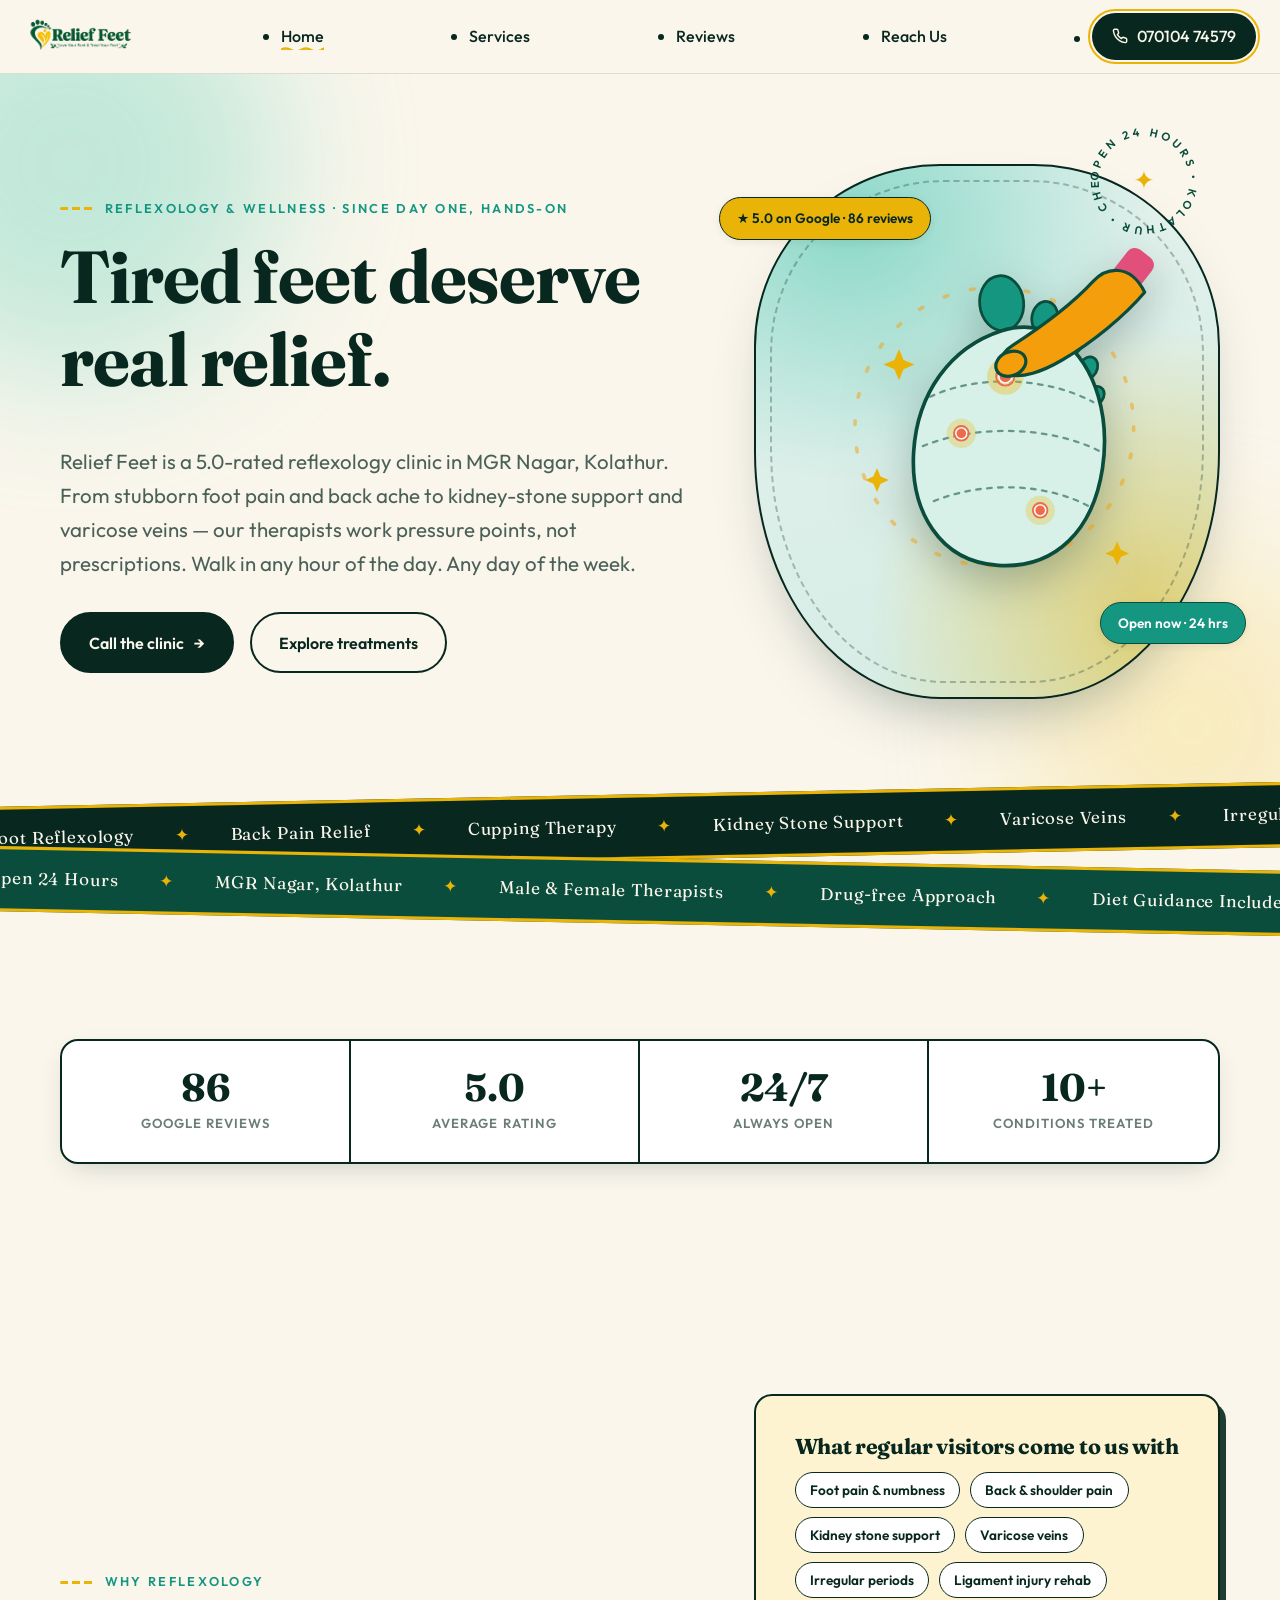
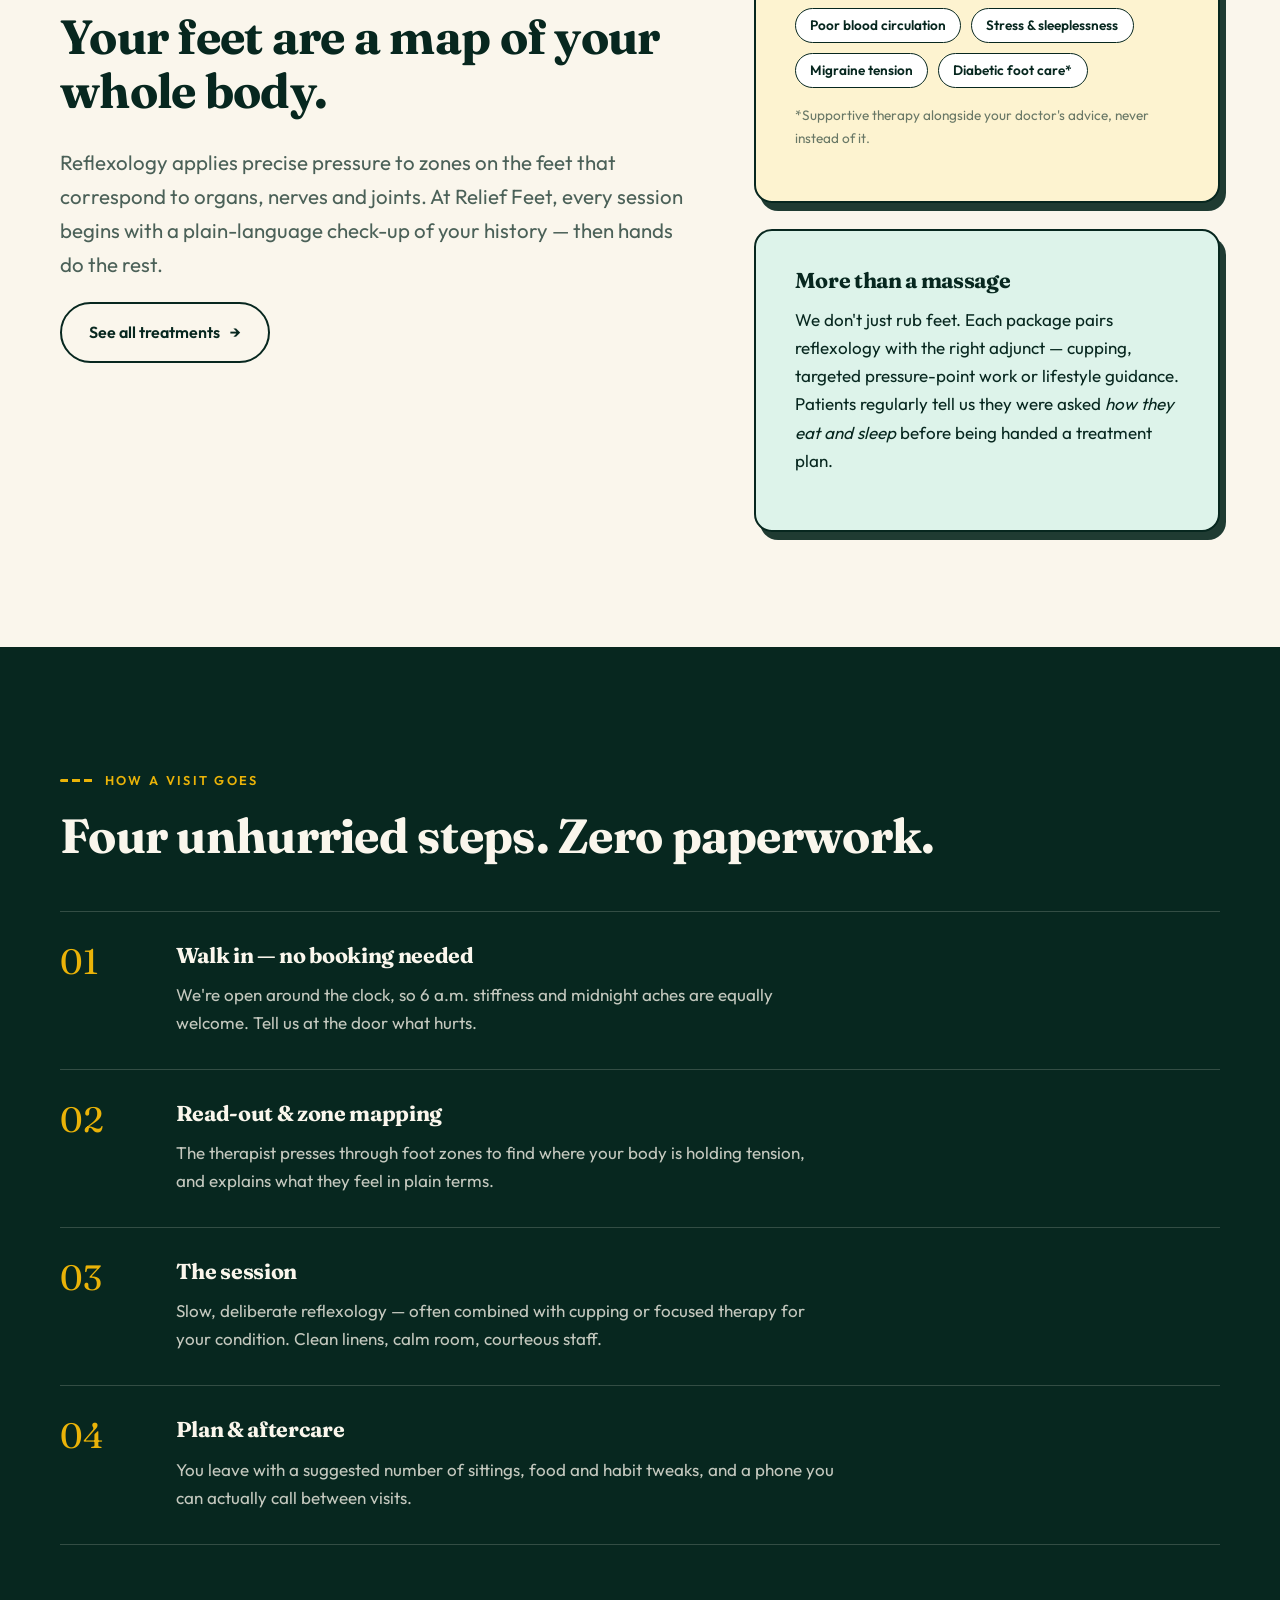
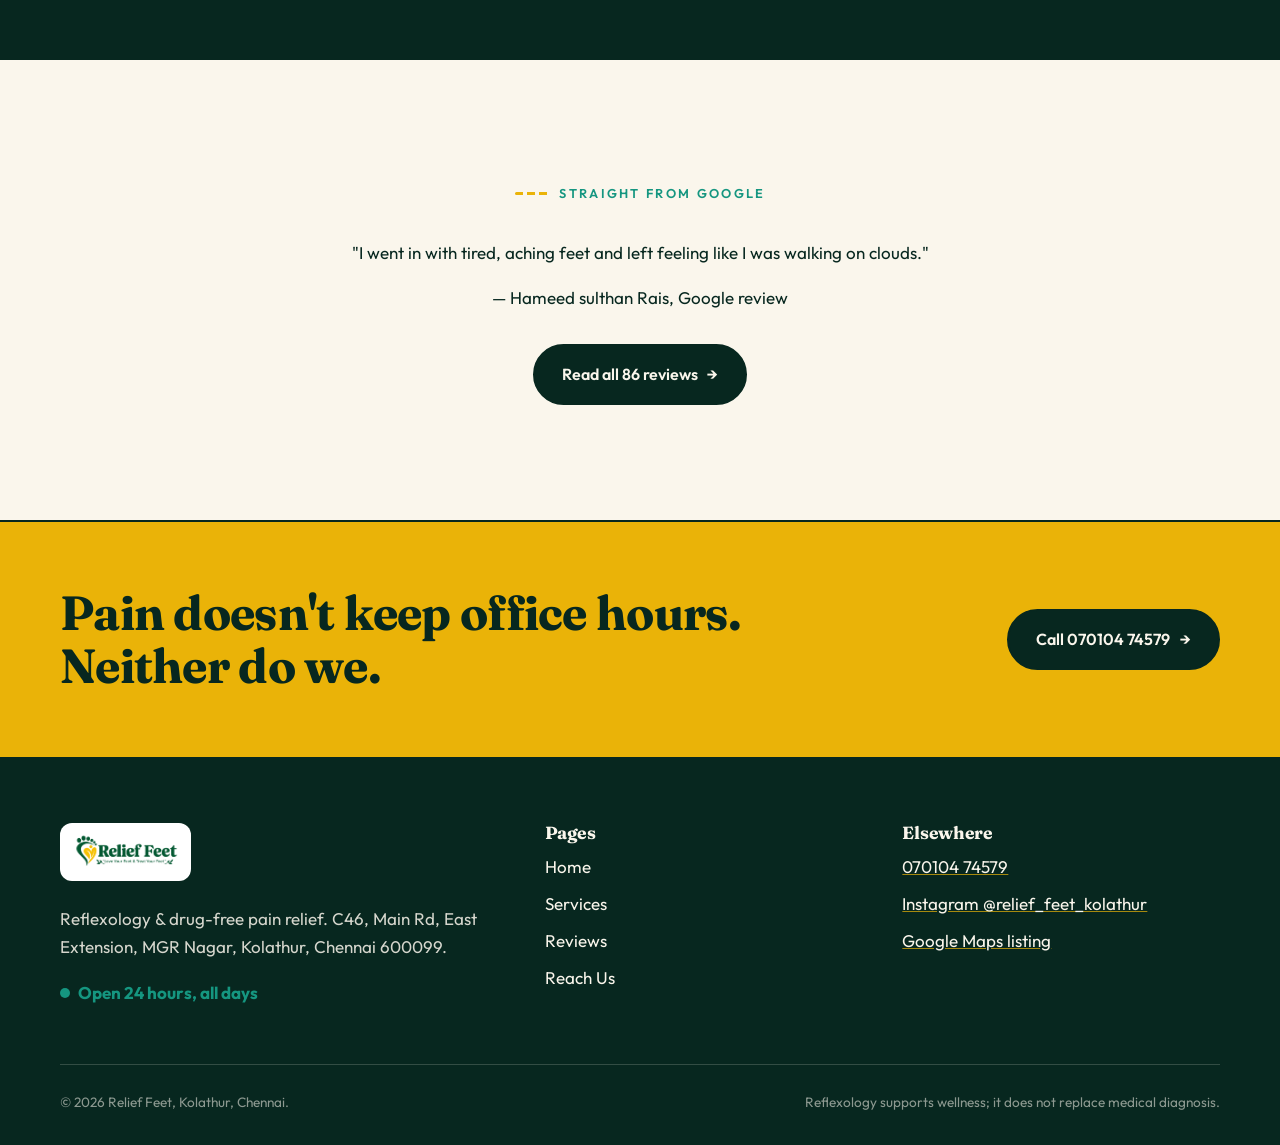
<file: index.html>
<!DOCTYPE html>
<html lang="en" class="no-js">
<head>
  <meta charset="UTF-8" />
  <meta name="viewport" content="width=device-width, initial-scale=1, viewport-fit=cover" />
  <title>Relief Feet | Foot Reflexology &amp; Pain Relief Clinic in Kolathur, Chennai</title>
  <meta name="description" content="Relief Feet is a 5-star rated reflexology clinic in Kolathur, Chennai. Foot reflexology, back pain, foot pain, kidney stone and varicose vein treatments by expert therapists. Open 24 hours. Call 070104 74579." />
  <link rel="canonical" href="https://relieffeet.in/" />
  <meta name="theme-color" content="#07271f" />

  <!-- Open Graph -->
  <meta property="og:type" content="website" />
  <meta property="og:site_name" content="Relief Feet" />
  <meta property="og:title" content="Relief Feet | Reflexology Clinic, Kolathur Chennai" />
  <meta property="og:description" content="Expert foot reflexology, cupping therapy and drug-free pain relief. Rated 5.0 by 86 Google reviews." />
  <meta property="og:url" content="https://relieffeet.in/" />
  <meta property="og:image" content="https://relieffeet.in/assets/Relief%20Feet%20Wellness%20Logo.png" />
  <meta name="twitter:card" content="summary_large_image" />
  <meta name="twitter:title" content="Relief Feet | Reflexology Clinic, Kolathur Chennai" />
  <meta name="twitter:description" content="Drug-free reflexology for foot pain, back pain &amp; more. Open 24 hours in Kolathur, Chennai." />

  <link rel="icon" type="image/png" href="assets/Relief%20Feet%20Wellness%20Logo.png" />

  <link rel="preconnect" href="https://fonts.googleapis.com" />
  <link rel="preconnect" href="https://fonts.gstatic.com" crossorigin />
  <link href="https://fonts.googleapis.com/css2?family=Fraunces:ital,opsz,wght@0,9..144,400..700;1,9..144,400..700&family=Outfit:wght@300..700&display=swap" rel="stylesheet" />
  <link rel="stylesheet" href="css/style.css" />

  <!-- LocalBusiness structured data -->
  <script type="application/ld+json">
  {
    "@context": "https://schema.org",
    "@type": "MedicalBusiness",
    "additionalType": "https://schema.org/AlternativeTreatment",
    "name": "Relief Feet",
    "image": "https://relieffeet.in/assets/Relief%20Feet%20Wellness%20Logo.png",
    "url": "https://relieffeet.in/",
    "telephone": "+91-70104-74579",
    "priceRange": "₹₹",
    "sameAs": ["https://www.instagram.com/relief_feet_kolathur"],
    "address": {
      "@type": "PostalAddress",
      "streetAddress": "C46, Main Rd, East Extension, MGR Nagar, Kolathur",
      "addressLocality": "Chennai",
      "addressRegion": "Tamil Nadu",
      "postalCode": "600099",
      "addressCountry": "IN"
    },
    "geo": { "@type": "GeoCoordinates", "latitude": 13.1352, "longitude": 80.2114 },
    "openingHoursSpecification": [{
      "@type": "OpeningHoursSpecification",
      "dayOfWeek": ["Monday","Tuesday","Wednesday","Thursday","Friday","Saturday","Sunday"],
      "opens": "00:00", "closes": "23:59"
    }],
    "aggregateRating": { "@type": "AggregateRating", "ratingValue": "5.0", "reviewCount": "86", "bestRating": "5" },
    "availableService": [
      { "@type": "MedicalTherapy", "name": "Foot Reflexology" },
      { "@type": "MedicalTherapy", "name": "Back Pain Treatment" },
      { "@type": "MedicalTherapy", "name": "Foot Pain Treatment" },
      { "@type": "MedicalTherapy", "name": "Cupping Therapy" },
      { "@type": "MedicalTherapy", "name": "Kidney Stone Support Therapy" },
      { "@type": "MedicalTherapy", "name": "Varicose Vein Treatment" }
    ]
  }
  </script>
</head>
<body class="no-js">
  <a class="skip-link" href="#main">Skip to content</a>

  <header class="site-header">
    <nav class="nav" aria-label="Primary">
      <a class="brand" href="index.html" aria-label="Relief Feet home">
        <img src="assets/Relief%20Feet%20Wellness%20Logo.png" alt="Relief Feet Wellness logo — teal footprint mark with saffron accents" width="2079" height="756" />
      </a>
      <button class="burger" aria-expanded="false" aria-controls="nav-menu" aria-label="Toggle menu">
        <span></span><span></span><span></span>
      </button>
      <ul class="nav-links" id="nav-menu">
        <li><a class="ul-wobble" href="index.html" aria-current="page">Home</a></li>
        <li><a class="ul-wobble" href="services.html">Services</a></li>
        <li><a class="ul-wobble" href="reviews.html">Reviews</a></li>
        <li><a class="ul-wobble" href="contact.html">Reach Us</a></li>
        <li>
          <a class="call-pill" href="tel:+917010474579">
            <svg viewBox="0 0 24 24" fill="none" stroke="currentColor" stroke-width="2.2" stroke-linecap="round" stroke-linejoin="round" aria-hidden="true"><path d="M22 16.92v3a2 2 0 0 1-2.18 2 19.79 19.79 0 0 1-8.63-3.07 19.5 19.5 0 0 1-6-6 19.79 19.79 0 0 1-3.07-8.67A2 2 0 0 1 4.11 2h3a2 2 0 0 1 2 1.72c.13.96.36 1.9.7 2.81a2 2 0 0 1-.45 2.11L8.09 9.91a16 16 0 0 0 6 6l1.27-1.27a2 2 0 0 1 2.11-.45c.91.34 1.85.57 2.81.7A2 2 0 0 1 22 16.92z"/></svg>
            070104 74579
          </a>
        </li>
      </ul>
    </nav>
  </header>

  <main id="main">
    <!-- HERO : editorial split, not the usual centered trio -->
    <section class="hero">
      <span class="wash wash--teal breathe" aria-hidden="true"></span>
      <span class="wash wash--gold breathe" aria-hidden="true" style="animation-delay:-4s"></span>

      <svg class="hero-stamp" viewBox="0 0 120 120" aria-hidden="true">
        <defs>
          <path id="circ" d="M60,60 m-46,0 a46,46 0 1,1 92,0 a46,46 0 1,1 -92,0" />
        </defs>
        <text font-family="Outfit, sans-serif" font-size="11.5" font-weight="600" letter-spacing="3.5" fill="#0a4d3c">
          <textPath href="#circ">OPEN 24 HOURS • KOLATHUR • CHENNAI • </textPath>
        </text>
        <g class="stamp-core" transform="translate(0,0)"><text x="60" y="68" text-anchor="middle" font-size="26" fill="#eab308">✦</text></g>
      </svg>

      <div class="wrap hero-grid">
        <div>
          <p class="eyebrow">Reflexology &amp; wellness · Since day one, hands-on</p>
          <h1 data-decode>Tired feet deserve <em>real</em> relief.</h1>
          <p class="lede">
            Relief Feet is a 5.0-rated reflexology clinic in MGR Nagar, Kolathur.
            From stubborn foot pain and back ache to kidney-stone support and varicose
            veins — our therapists work pressure points, not prescriptions. Walk in any
            hour of the day. Any day of the week.
          </p>
          <div class="hero-actions">
            <a class="btn btn-primary" href="tel:+917010474579">Call the clinic <span class="arrow">→</span></a>
            <a class="btn btn-ghost" href="services.html">Explore treatments</a>
          </div>
        </div>

        <div class="hero-figure floaty--slow floaty">
          <!-- Reflexology illustration: foot map with pressing zones + therapist thumb, animated in pure CSS -->
          <svg class="hero-foot" viewBox="0 0 360 420" role="img" aria-label="Illustration of a foot reflexology map — pressure zones on the sole light up while a therapist's thumb works the ball of the foot">
            <!-- ambient sun ring behind the foot -->
            <g class="hf-sun-ring">
              <circle class="hf-sun" cx="188" cy="205" r="152" stroke-dasharray="4 26"/>
            </g>

            <!-- toes (big toe first) -->
            <ellipse class="hf-toe" cx="196" cy="70" rx="24" ry="30" transform="rotate(-6 196 70)"/>
            <ellipse class="hf-toe" cx="243" cy="86" rx="14" ry="18" transform="rotate(10 243 86)"/>
            <ellipse class="hf-toe" cx="272" cy="112" rx="12" ry="15" transform="rotate(20 272 112)"/>
            <ellipse class="hf-toe" cx="290" cy="141" rx="10" ry="13" transform="rotate(30 290 141)"/>
            <ellipse class="hf-toe" cx="298" cy="171" rx="9" ry="11" transform="rotate(40 298 171)"/>

            <!-- sole outline: heel → arch → ball → toes → outer edge -->
            <path class="hf-sole" d="M 196 100
                     C 140 118 104 168 100 232
                     C 96 296 128 352 192 356
                     C 256 360 296 316 306 250
                     C 314 196 300 140 262 110
                     C 240 94 216 94 196 100 Z"/>

            <!-- reflex zone bands across the sole -->
            <path class="hf-line" d="M 118 172 C 170 148 244 150 296 178"/>
            <path class="hf-line" d="M 110 226 C 168 202 250 204 304 232"/>
            <path class="hf-line" d="M 122 286 C 176 264 244 266 292 292"/>

            <!-- glowing pressure points -->
            <g>
              <circle class="hf-zone" cx="200" cy="150" r="20"/>
              <circle class="hf-point hf-point-lg" cx="200" cy="150" r="7"/>
              <circle class="hf-ring hf-ring-lg" cx="200" cy="150" r="10"/>

              <circle class="hf-zone" cx="152" cy="212" r="16" style="opacity:.28"/>
              <circle class="hf-point hf-point-sm" cx="152" cy="212" r="6" style="animation-delay:.7s"/>
              <circle class="hf-ring hf-ring-sm" cx="152" cy="212" r="8" style="animation-delay:.7s"/>

              <circle class="hf-zone" cx="238" cy="296" r="16" style="opacity:.28"/>
              <circle class="hf-point hf-point-sm" cx="238" cy="296" r="6" style="animation-delay:1.3s"/>
              <circle class="hf-ring hf-ring-sm" cx="238" cy="296" r="8" style="animation-delay:1.3s"/>
            </g>

            <!-- therapist hand working the ball of the foot -->
            <g class="hf-hand-g">
              <rect class="hf-cuff" x="318" y="10" width="34" height="58" rx="10" transform="rotate(38 335 39)"/>
              <path class="hf-hand" d="M 352 58
                       C 330 84 296 112 262 132
                       C 240 145 218 152 204 148
                       C 190 144 192 126 208 116
                       C 236 98 272 72 296 46
                       C 310 31 336 26 352 58 Z"/>
              <ellipse class="hf-thumb" cx="206" cy="136" rx="17" ry="13" transform="rotate(-24 206 136)"/>
            </g>

            <!-- relief sparkles -->
            <path class="hf-spark" d="M 84 120 l 5 12 12 5 -12 5 -5 12 -5 -12 -12 -5 12 -5 z"/>
            <path class="hf-spark" d="M 60 250 l 4 9 9 4 -9 4 -4 9 -4 -9 -9 -4 9 -4 z" style="animation-delay:1.1s"/>
            <path class="hf-spark" d="M 322 330 l 4 9 9 4 -9 4 -4 9 -4 -9 -9 -4 9 -4 z" style="animation-delay:1.9s"/>
          </svg>
          <span class="badge-float gold floaty" style="--rot:-4deg; top:6%; left:-8%">★ 5.0 on Google · 86 reviews</span>
          <span class="badge-float jade floaty--slow floaty" style="--rot:3deg; bottom:10%; right:-6%">Open now · 24 hrs</span>
        </div>
      </div>
    </section>

    <!-- MARQUEE TICKERS -->
    <div aria-hidden="true">
      <div class="marquee"><div class="marquee-track">
        <span>Foot Reflexology</span><span>Back Pain Relief</span><span>Cupping Therapy</span><span>Kidney Stone Support</span><span>Varicose Veins</span><span>Irregular Periods</span><span>Ligament Injury</span>
        <span>Foot Reflexology</span><span>Back Pain Relief</span><span>Cupping Therapy</span><span>Kidney Stone Support</span><span>Varicose Veins</span><span>Irregular Periods</span><span>Ligament Injury</span>
      </div></div>
      <div class="marquee marquee--rev"><div class="marquee-track">
        <span>Open 24 Hours</span><span>MGR Nagar, Kolathur</span><span>Male &amp; Female Therapists</span><span>Drug-free Approach</span><span>Diet Guidance Included</span>
        <span>Open 24 Hours</span><span>MGR Nagar, Kolathur</span><span>Male &amp; Female Therapists</span><span>Drug-free Approach</span><span>Diet Guidance Included</span>
      </div></div>
    </div>

    <!-- STATS -->
    <section class="section" aria-label="Clinic highlights">
      <div class="wrap">
        <div class="stats reveal">
          <div class="stat" style="--wash-c:#fdf3d0"><b data-count="86">0</b><small>Google reviews</small></div>
          <div class="stat" style="--wash-c:#ddf3ea"><b data-count="5" data-suffix=".0">0</b><small>Average rating</small></div>
          <div class="stat" style="--wash-c:#ffe9d9"><b data-count="24" data-suffix="/7">0</b><small>Always open</small></div>
          <div class="stat" style="--wash-c:#e5e0f8"><b data-count="10" data-suffix="+">0</b><small>Conditions treated</small></div>
        </div>
      </div>
    </section>

    <!-- WHY REFLEXOLOGY — sticky two column -->
    <section class="section" aria-labelledby="why-h">
      <div class="wrap hero-grid">
        <div class="sticky-col">
          <p class="eyebrow">Why reflexology</p>
          <h2 id="why-h" class="reveal">Your feet are a map of your whole body.</h2>
          <p class="lede reveal" style="--d:1">
            Reflexology applies precise pressure to zones on the feet that correspond
            to organs, nerves and joints. At Relief Feet, every session begins with a
            plain-language check-up of your history — then hands do the rest.
          </p>
          <a class="btn btn-ghost reveal" style="--d:2" href="services.html">See all treatments <span class="arrow">→</span></a>
        </div>
        <div>
          <div class="panel panel--sun reveal">
            <h3>What regular visitors come to us with</h3>
            <ul class="tag-list" style="list-style:none;padding:0;margin:0">
              <li class="chip">Foot pain &amp; numbness</li>
              <li class="chip">Back &amp; shoulder pain</li>
              <li class="chip">Kidney stone support</li>
              <li class="chip">Varicose veins</li>
              <li class="chip">Irregular periods</li>
              <li class="chip">Ligament injury rehab</li>
              <li class="chip">Poor blood circulation</li>
              <li class="chip">Stress &amp; sleeplessness</li>
              <li class="chip">Migraine tension</li>
              <li class="chip">Diabetic foot care*</li>
            </ul>
            <p style="margin-top:1rem;font-size:.85rem;color:rgba(7,39,31,.6)">*Supportive therapy alongside your doctor's advice, never instead of it.</p>
          </div>
          <div class="panel panel--jade reveal" style="--d:1;margin-top:1.6rem">
            <h3>More than a massage</h3>
            <p>We don't just rub feet. Each package pairs reflexology with the right adjunct — cupping, targeted pressure-point work or lifestyle guidance. Patients regularly tell us they were asked <em>how they eat and sleep</em> before being handed a treatment plan.</p>
          </div>
        </div>
      </div>
    </section>

    <!-- PROCESS -->
    <section class="section process" aria-labelledby="process-h">
      <div class="wrap">
        <p class="eyebrow">How a visit goes</p>
        <h2 id="process-h" class="reveal">Four unhurried steps. Zero paperwork.</h2>
        <div class="steps">
          <div class="step reveal"><span class="step-kicker">01</span><div><h3>Walk in — no booking needed</h3><p>We're open around the clock, so 6&nbsp;a.m. stiffness and midnight aches are equally welcome. Tell us at the door what hurts.</p></div></div>
          <div class="step reveal" style="--d:1"><span class="step-kicker">02</span><div><h3>Read-out &amp; zone mapping</h3><p>The therapist presses through foot zones to find where your body is holding tension, and explains what they feel in plain terms.</p></div></div>
          <div class="step reveal" style="--d:2"><span class="step-kicker">03</span><div><h3>The session</h3><p>Slow, deliberate reflexology — often combined with cupping or focused therapy for your condition. Clean linens, calm room, courteous staff.</p></div></div>
          <div class="step reveal" style="--d:3"><span class="step-kicker">04</span><div><h3>Plan &amp; aftercare</h3><p>You leave with a suggested number of sittings, food and habit tweaks, and a phone you can actually call between visits.</p></div></div>
        </div>
      </div>
    </section>

    <!-- FEATURED REVIEW -->
    <section class="section" aria-labelledby="quote-h">
      <div class="wrap" style="text-align:center">
        <p class="eyebrow" style="justify-content:center">Straight from Google</p>
        <blockquote>
          <p id="quote-h" class="ribbon-quote reveal">"I went in with tired, aching feet and left feeling like I was walking on clouds."</p>
        </blockquote>
        <p class="ribbon-src reveal" style="--d:1">— Hameed sulthan Rais, Google review</p>
        <div class="hero-actions" style="justify-content:center;margin-top:2rem">
          <a class="btn btn-primary" href="reviews.html">Read all 86 reviews <span class="arrow">→</span></a>
        </div>
      </div>
    </section>

    <!-- CTA BAND -->
    <section class="cta-band" aria-label="Contact call to action">
      <div class="wrap inner">
        <h2>Pain doesn't keep office hours. Neither do we.</h2>
        <a class="btn btn-primary" href="tel:+917010474579">Call 070104 74579 <span class="arrow">→</span></a>
      </div>
    </section>
  </main>

  <footer class="site-footer">
    <div class="wrap">
      <div class="footer-grid">
        <div>
          <a class="footer-logo" href="index.html" aria-label="Relief Feet home"><img src="assets/Relief%20Feet%20Wellness%20Logo.png" alt="Relief Feet Wellness" width="2079" height="756" loading="lazy" decoding="async" /></a>
          <p style="margin-top:1rem;max-width:38ch">Reflexology &amp; drug-free pain relief. C46, Main Rd, East Extension, MGR Nagar, Kolathur, Chennai 600099.</p>
          <p class="open-now">Open 24 hours, all days</p>
        </div>
        <nav aria-label="Footer">
          <h3>Pages</h3>
          <ul>
            <li><a class="ul-wobble" href="index.html">Home</a></li>
            <li><a class="ul-wobble" href="services.html">Services</a></li>
            <li><a class="ul-wobble" href="reviews.html">Reviews</a></li>
            <li><a class="ul-wobble" href="contact.html">Reach Us</a></li>
          </ul>
        </nav>
        <div>
          <h3>Elsewhere</h3>
          <ul>
            <li><a href="tel:+917010474579">070104 74579</a></li>
            <li><a href="https://www.instagram.com/relief_feet_kolathur" rel="noopener external" target="_blank">Instagram @relief_feet_kolathur</a></li>
            <li><a href="https://maps.google.com/?q=Relief+Feet+Kolathur+Chennai" rel="noopener external" target="_blank">Google Maps listing</a></li>
          </ul>
        </div>
      </div>
      <div class="footer-note">
        <span>© <span data-year>2026</span> Relief Feet, Kolathur, Chennai.</span>
        <span>Reflexology supports wellness; it does not replace medical diagnosis.</span>
      </div>
    </div>
  </footer>

  <script src="js/main.js" defer></script>
</body>
</html>
</file>
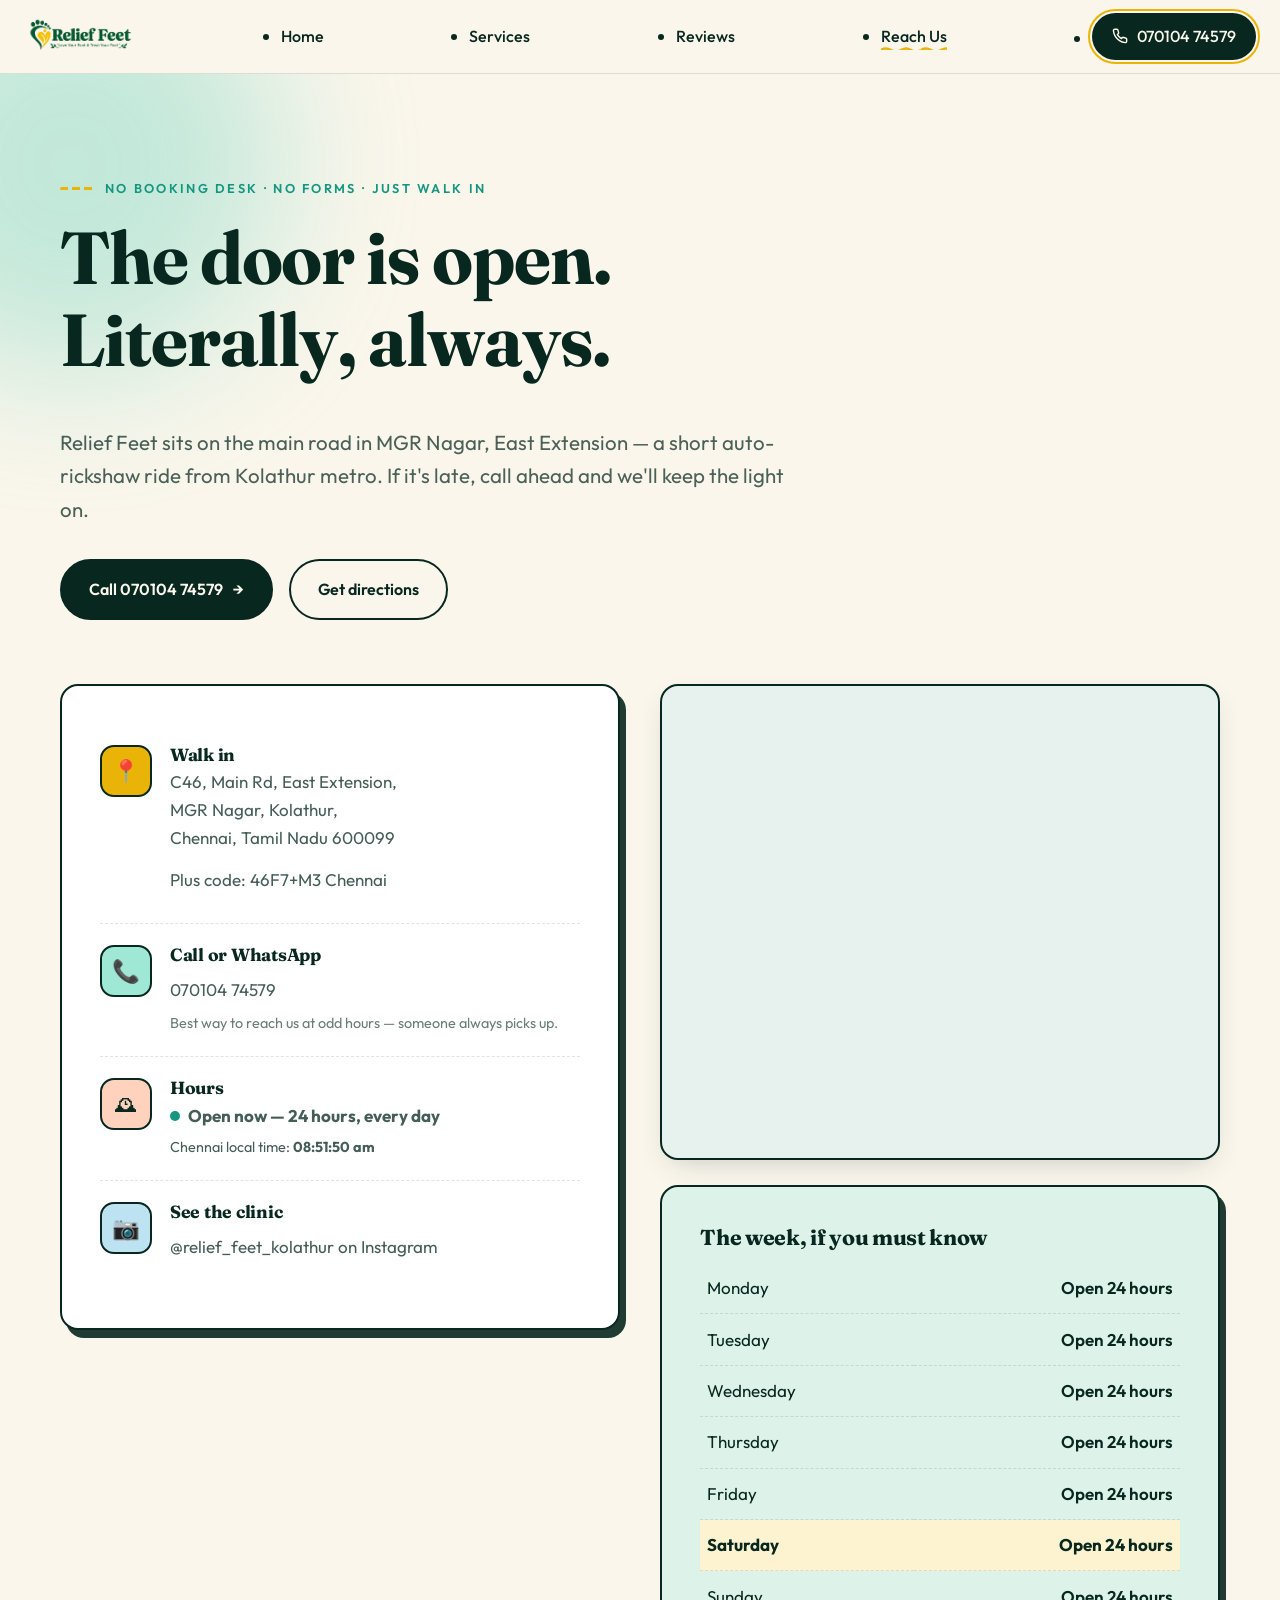
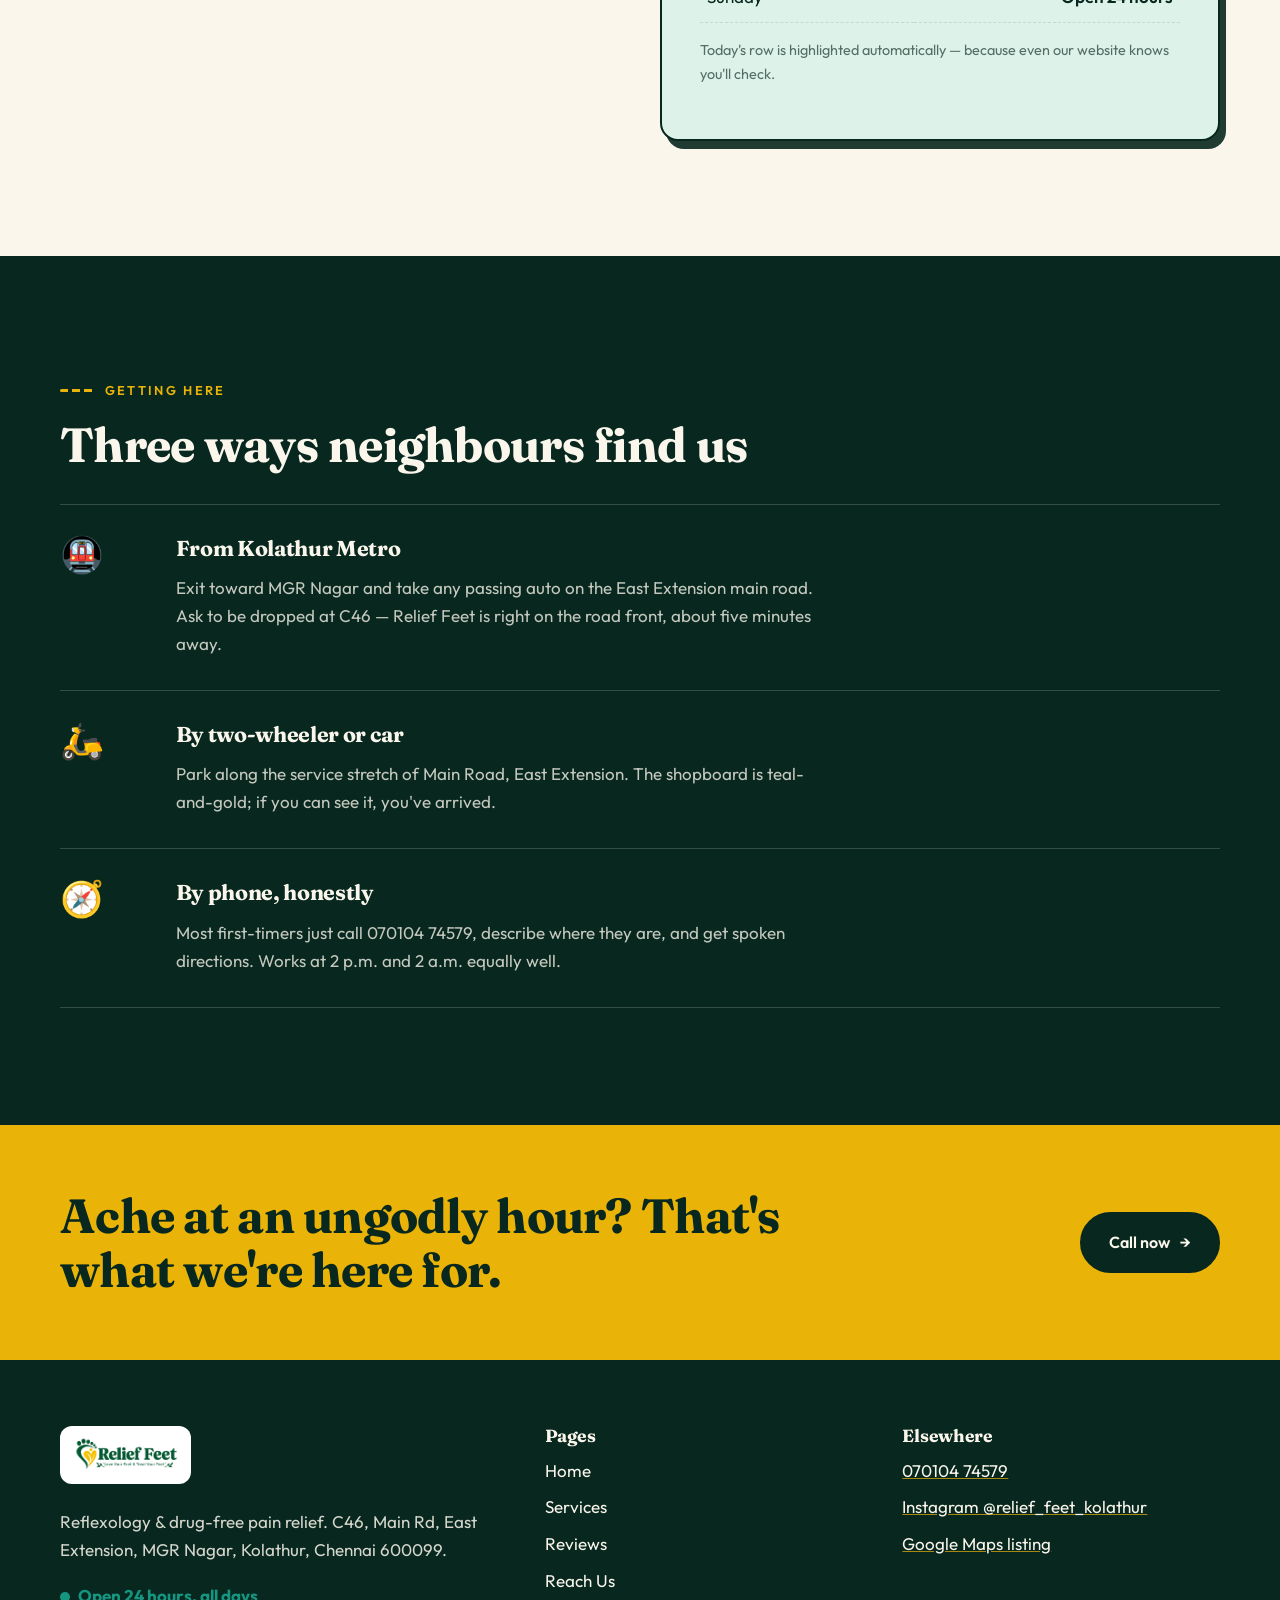
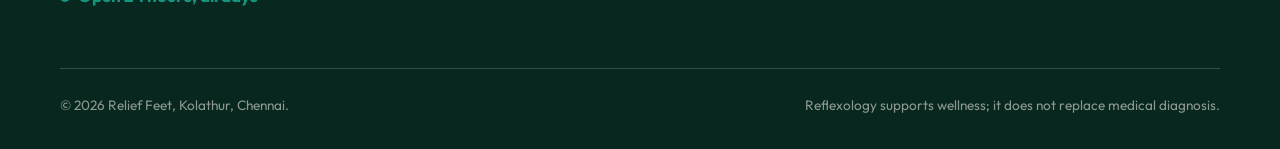
<file: contact.html>
<!DOCTYPE html>
<html lang="en" class="no-js">
<head>
  <meta charset="UTF-8" />
  <meta name="viewport" content="width=device-width, initial-scale=1, viewport-fit=cover" />
  <title>Reach Us — Address, Timings &amp; Map | Relief Feet, Kolathur Chennai</title>
  <meta name="description" content="Visit Relief Feet at C46, Main Rd, East Extension, MGR Nagar, Kolathur, Chennai 600099. Open 24 hours, all week. Call or WhatsApp 070104 74579. Directions, landmarks and local time." />
  <link rel="canonical" href="https://relieffeet.in/contact.html" />
  <meta name="theme-color" content="#07271f" />

  <meta property="og:type" content="website" />
  <meta property="og:site_name" content="Relief Feet" />
  <meta property="og:title" content="Reach Us | Relief Feet, Kolathur Chennai" />
  <meta property="og:description" content="Open 24 hours at MGR Nagar, Kolathur. Call 070104 74579." />
  <meta property="og:url" content="https://relieffeet.in/contact.html" />
  <meta property="og:image" content="https://relieffeet.in/assets/Relief%20Feet%20Wellness%20Logo.png" />
  <meta name="twitter:card" content="summary_large_image" />

  <link rel="icon" type="image/png" href="assets/Relief%20Feet%20Wellness%20Logo.png" />
  <link rel="preconnect" href="https://fonts.googleapis.com" />
  <link rel="preconnect" href="https://fonts.gstatic.com" crossorigin />
  <link href="https://fonts.googleapis.com/css2?family=Fraunces:ital,opsz,wght@0,9..144,400..700;1,9..144,400..700&family=Outfit:wght@300..700&display=swap" rel="stylesheet" />
  <link rel="stylesheet" href="css/style.css" />

  <script type="application/ld+json">
  {
    "@context": "https://schema.org",
    "@type": "MedicalBusiness",
    "name": "Relief Feet",
    "telephone": "+91-70104-74579",
    "url": "https://relieffeet.in/contact.html",
    "address": {
      "@type": "PostalAddress",
      "streetAddress": "C46, Main Rd, East Extension, MGR Nagar, Kolathur",
      "addressLocality": "Chennai",
      "addressRegion": "Tamil Nadu",
      "postalCode": "600099",
      "addressCountry": "IN"
    },
    "geo": { "@type": "GeoCoordinates", "latitude": 13.1352, "longitude": 80.2114 },
    "openingHoursSpecification": [{
      "@type": "OpeningHoursSpecification",
      "dayOfWeek": ["Monday","Tuesday","Wednesday","Thursday","Friday","Saturday","Sunday"],
      "opens": "00:00", "closes": "23:59"
    }]
  }
  </script>
</head>
<body class="no-js">
  <a class="skip-link" href="#main">Skip to content</a>

  <header class="site-header">
    <nav class="nav" aria-label="Primary">
      <a class="brand" href="index.html" aria-label="Relief Feet home">
        <img src="assets/Relief%20Feet%20Wellness%20Logo.png" alt="Relief Feet Wellness logo" width="2079" height="756" />
      </a>
      <button class="burger" aria-expanded="false" aria-controls="nav-menu" aria-label="Toggle menu">
        <span></span><span></span><span></span>
      </button>
      <ul class="nav-links" id="nav-menu">
        <li><a class="ul-wobble" href="index.html">Home</a></li>
        <li><a class="ul-wobble" href="services.html">Services</a></li>
        <li><a class="ul-wobble" href="reviews.html">Reviews</a></li>
        <li><a class="ul-wobble" href="contact.html" aria-current="page">Reach Us</a></li>
        <li>
          <a class="call-pill" href="tel:+917010474579">
            <svg viewBox="0 0 24 24" fill="none" stroke="currentColor" stroke-width="2.2" stroke-linecap="round" stroke-linejoin="round" aria-hidden="true"><path d="M22 16.92v3a2 2 0 0 1-2.18 2 19.79 19.79 0 0 1-8.63-3.07 19.5 19.5 0 0 1-6-6 19.79 19.79 0 0 1-3.07-8.67A2 2 0 0 1 4.11 2h3a2 2 0 0 1 2 1.72c.13.96.36 1.9.7 2.81a2 2 0 0 1-.45 2.11L8.09 9.91a16 16 0 0 0 6 6l1.27-1.27a2 2 0 0 1 2.11-.45c.91.34 1.85.57 2.81.7A2 2 0 0 1 22 16.92z"/></svg>
            070104 74579
          </a>
        </li>
      </ul>
    </nav>
  </header>

  <main id="main">
    <section class="page-hero hero">
      <span class="wash wash--teal breathe" aria-hidden="true"></span>
      <div class="wrap">
        <p class="eyebrow">No booking desk · No forms · Just walk in</p>
        <h1 data-decode>The door is open. Literally, always.</h1>
        <p class="lede">Relief Feet sits on the main road in MGR Nagar, East Extension — a short auto-rickshaw ride from Kolathur metro. If it's late, call ahead and we'll keep the light on.</p>
        <div class="hero-actions">
          <a class="btn btn-primary" href="tel:+917010474579">Call 070104 74579 <span class="arrow">→</span></a>
          <a class="btn btn-ghost" href="https://www.google.com/maps/dir/?api=1&destination=Relief+Feet+C46+Main+Rd+East+Extension+MGR+Nagar+Kolathur+Chennai+600099" target="_blank" rel="noopener external">Get directions</a>
        </div>
      </div>
    </section>

    <section class="section" style="padding-top:1rem" aria-labelledby="info-h">
      <div class="wrap">
        <h2 id="info-h" class="reveal" style="position:absolute;width:1px;height:1px;overflow:hidden;clip:rect(0 0 0 0)">Contact information</h2>
        <div class="contact-grid">
          <!-- LEFT: info -->
          <div class="panel reveal">
            <div class="info-row">
              <span class="info-ic" aria-hidden="true">📍</span>
              <div>
                <h3>Walk in</h3>
                <p>C46, Main Rd, East Extension,<br />MGR Nagar, Kolathur,<br />Chennai, Tamil Nadu 600099</p>
                <p style="margin-top:.4rem"><a class="ul-wobble" href="https://maps.google.com/?q=Relief+Feet+C46+Main+Rd+East+Extension+MGR+Nagar+Kolathur+Chennai+600099" target="_blank" rel="noopener external">Plus code: 46F7+M3 Chennai</a></p>
              </div>
            </div>
            <div class="info-row">
              <span class="info-ic" aria-hidden="true">📞</span>
              <div>
                <h3>Call or WhatsApp</h3>
                <p><a class="ul-wobble" href="tel:+917010474579">070104 74579</a></p>
                <p style="font-size:.9rem;color:rgba(7,39,31,.6)">Best way to reach us at odd hours — someone always picks up.</p>
              </div>
            </div>
            <div class="info-row">
              <span class="info-ic" aria-hidden="true">🕰</span>
              <div>
                <h3>Hours</h3>
                <p class="open-now">Open now — 24 hours, every day</p>
                <p style="font-size:.9rem;margin-top:.35rem">Chennai local time: <b id="local-time">—</b></p>
              </div>
            </div>
            <div class="info-row">
              <span class="info-ic" aria-hidden="true">📷</span>
              <div>
                <h3>See the clinic</h3>
                <p><a class="ul-wobble" href="https://www.instagram.com/relief_feet_kolathur" target="_blank" rel="noopener external">@relief_feet_kolathur on Instagram</a></p>
              </div>
            </div>
          </div>

          <!-- RIGHT: map + weekly table -->
          <div>
            <div class="map-frame reveal">
              <iframe
                title="Map showing Relief Feet at C46, Main Rd, East Extension, MGR Nagar, Kolathur, Chennai"
                src="https://maps.google.com/maps?q=Relief%20Feet%20C46%20Main%20Rd%20East%20Extension%20MGR%20Nagar%20Kolathur%20Chennai%20600099&t=&z=16&ie=UTF&iwloc=B&output=embed"
                loading="lazy" referrerpolicy="no-referrer-when-downgrade" allowfullscreen></iframe>
            </div>
            <div class="panel panel--jade reveal" style="--d:1;margin-top:1.6rem">
              <h3>The week, if you must know</h3>
              <table class="hours-table">
                <tbody>
                  <tr data-day="Monday"><td>Monday</td><td>Open 24 hours</td></tr>
                  <tr data-day="Tuesday"><td>Tuesday</td><td>Open 24 hours</td></tr>
                  <tr data-day="Wednesday"><td>Wednesday</td><td>Open 24 hours</td></tr>
                  <tr data-day="Thursday"><td>Thursday</td><td>Open 24 hours</td></tr>
                  <tr data-day="Friday"><td>Friday</td><td>Open 24 hours</td></tr>
                  <tr data-day="Saturday"><td>Saturday</td><td>Open 24 hours</td></tr>
                  <tr data-day="Sunday"><td>Sunday</td><td>Open 24 hours</td></tr>
                </tbody>
              </table>
              <p style="margin-top:1rem;font-size:.9rem;color:rgba(7,39,31,.65)">Today's row is highlighted automatically — because even our website knows you'll check.</p>
            </div>
          </div>
        </div>
      </div>
    </section>

    <!-- GETTING HERE -->
    <section class="section process" aria-labelledby="dir-h">
      <div class="wrap">
        <p class="eyebrow">Getting here</p>
        <h2 id="dir-h" class="reveal">Three ways neighbours find us</h2>
        <div class="steps" style="margin-top:2rem">
          <div class="step reveal"><span class="step-kicker">🚇</span><div><h3>From Kolathur Metro</h3><p>Exit toward MGR Nagar and take any passing auto on the East Extension main road. Ask to be dropped at C46 — Relief Feet is right on the road front, about five minutes away.</p></div></div>
          <div class="step reveal" style="--d:1"><span class="step-kicker">🛵</span><div><h3>By two-wheeler or car</h3><p>Park along the service stretch of Main Road, East Extension. The shopboard is teal-and-gold; if you can see it, you've arrived.</p></div></div>
          <div class="step reveal" style="--d:2"><span class="step-kicker">🧭</span><div><h3>By phone, honestly</h3><p>Most first-timers just call 070104 74579, describe where they are, and get spoken directions. Works at 2&nbsp;p.m. and 2&nbsp;a.m. equally well.</p></div></div>
        </div>
      </div>
    </section>

    <section class="cta-band" aria-label="Final call to action">
      <div class="wrap inner">
        <h2>Ache at an ungodly hour? That's what we're here for.</h2>
        <a class="btn btn-primary" href="tel:+917010474579">Call now <span class="arrow">→</span></a>
      </div>
    </section>
  </main>

  <footer class="site-footer">
    <div class="wrap">
      <div class="footer-grid">
        <div>
          <a class="footer-logo" href="index.html" aria-label="Relief Feet home"><img src="assets/Relief%20Feet%20Wellness%20Logo.png" alt="Relief Feet Wellness" width="2079" height="756" loading="lazy" decoding="async" /></a>
          <p style="margin-top:1rem;max-width:38ch">Reflexology &amp; drug-free pain relief. C46, Main Rd, East Extension, MGR Nagar, Kolathur, Chennai 600099.</p>
          <p class="open-now">Open 24 hours, all days</p>
        </div>
        <nav aria-label="Footer">
          <h3>Pages</h3>
          <ul>
            <li><a class="ul-wobble" href="index.html">Home</a></li>
            <li><a class="ul-wobble" href="services.html">Services</a></li>
            <li><a class="ul-wobble" href="reviews.html">Reviews</a></li>
            <li><a class="ul-wobble" href="contact.html">Reach Us</a></li>
          </ul>
        </nav>
        <div>
          <h3>Elsewhere</h3>
          <ul>
            <li><a href="tel:+917010474579">070104 74579</a></li>
            <li><a href="https://www.instagram.com/relief_feet_kolathur" rel="noopener external" target="_blank">Instagram @relief_feet_kolathur</a></li>
            <li><a href="https://maps.google.com/?q=Relief+Feet+Kolathur+Chennai" rel="noopener external" target="_blank">Google Maps listing</a></li>
          </ul>
        </div>
      </div>
      <div class="footer-note">
        <span>© <span data-year>2026</span> Relief Feet, Kolathur, Chennai.</span>
        <span>Reflexology supports wellness; it does not replace medical diagnosis.</span>
      </div>
    </div>
  </footer>

  <script src="js/main.js" defer></script>
</body>
</html>
</file>
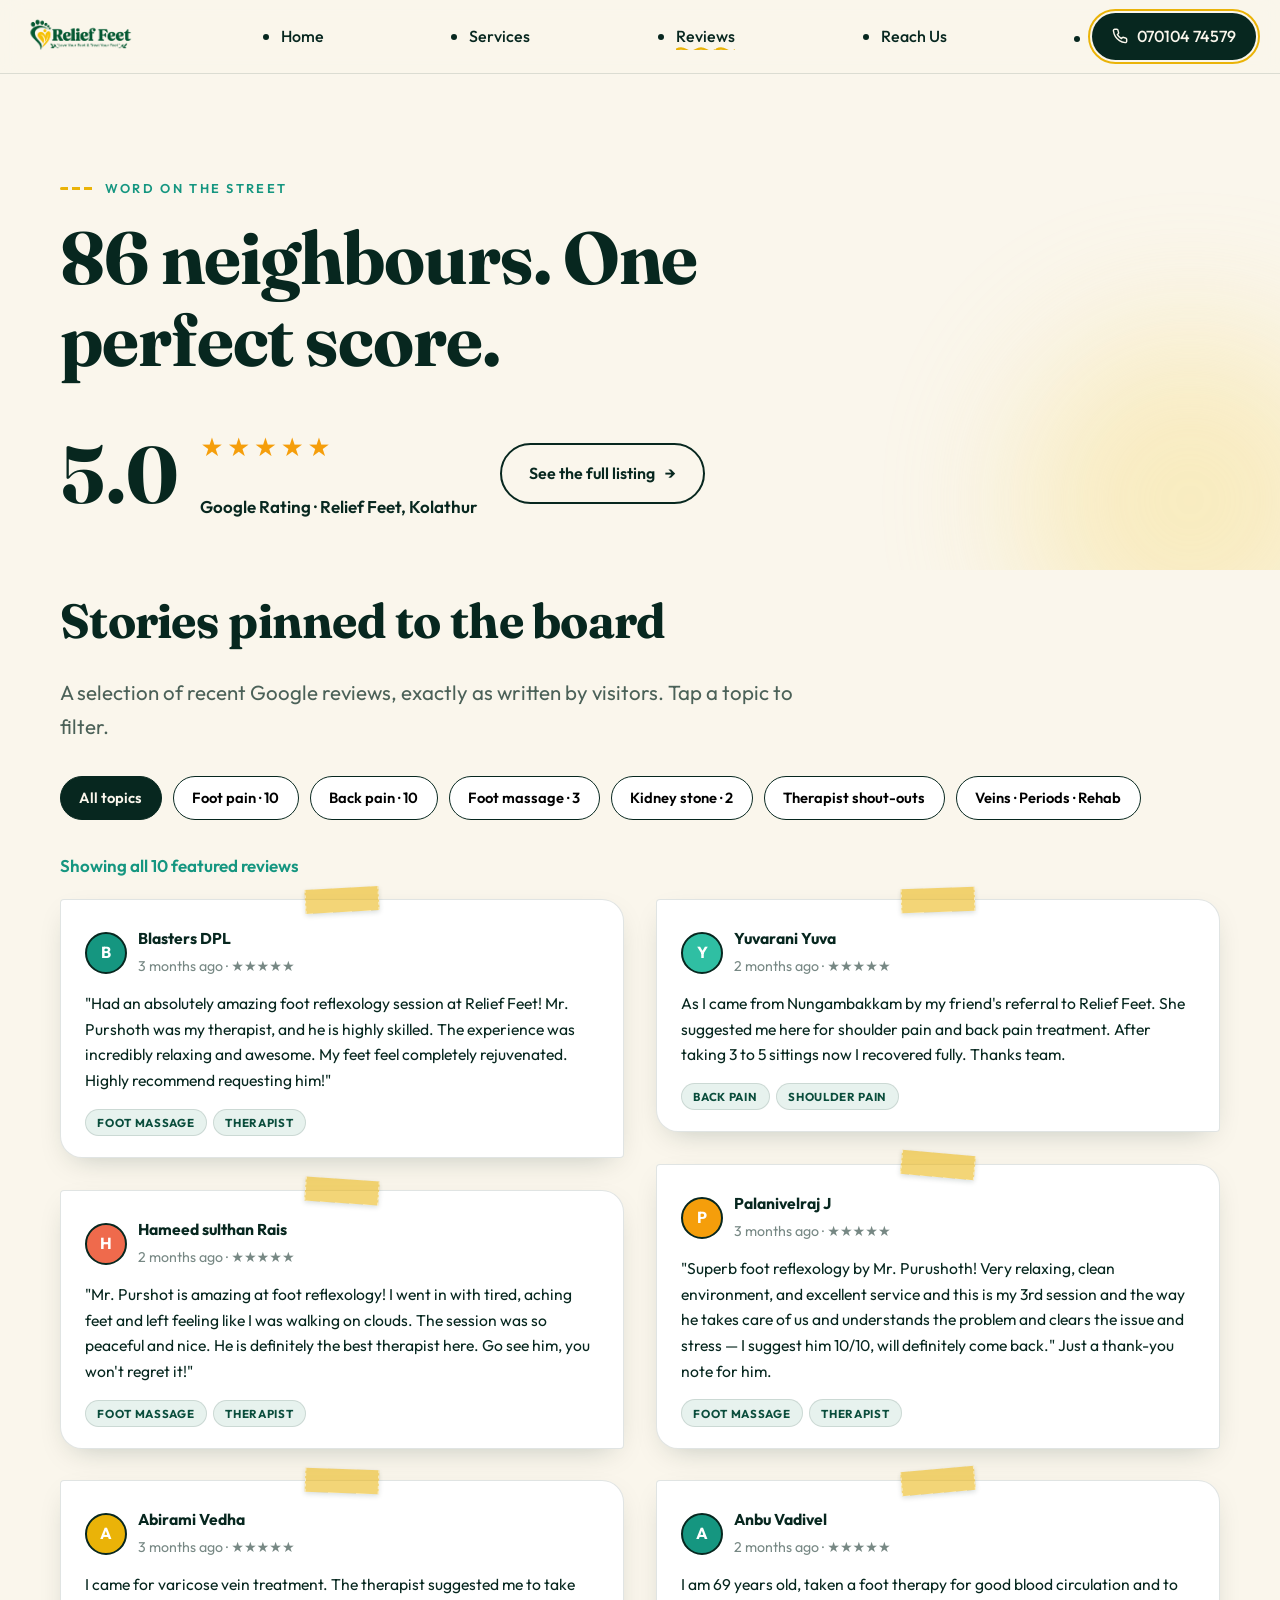
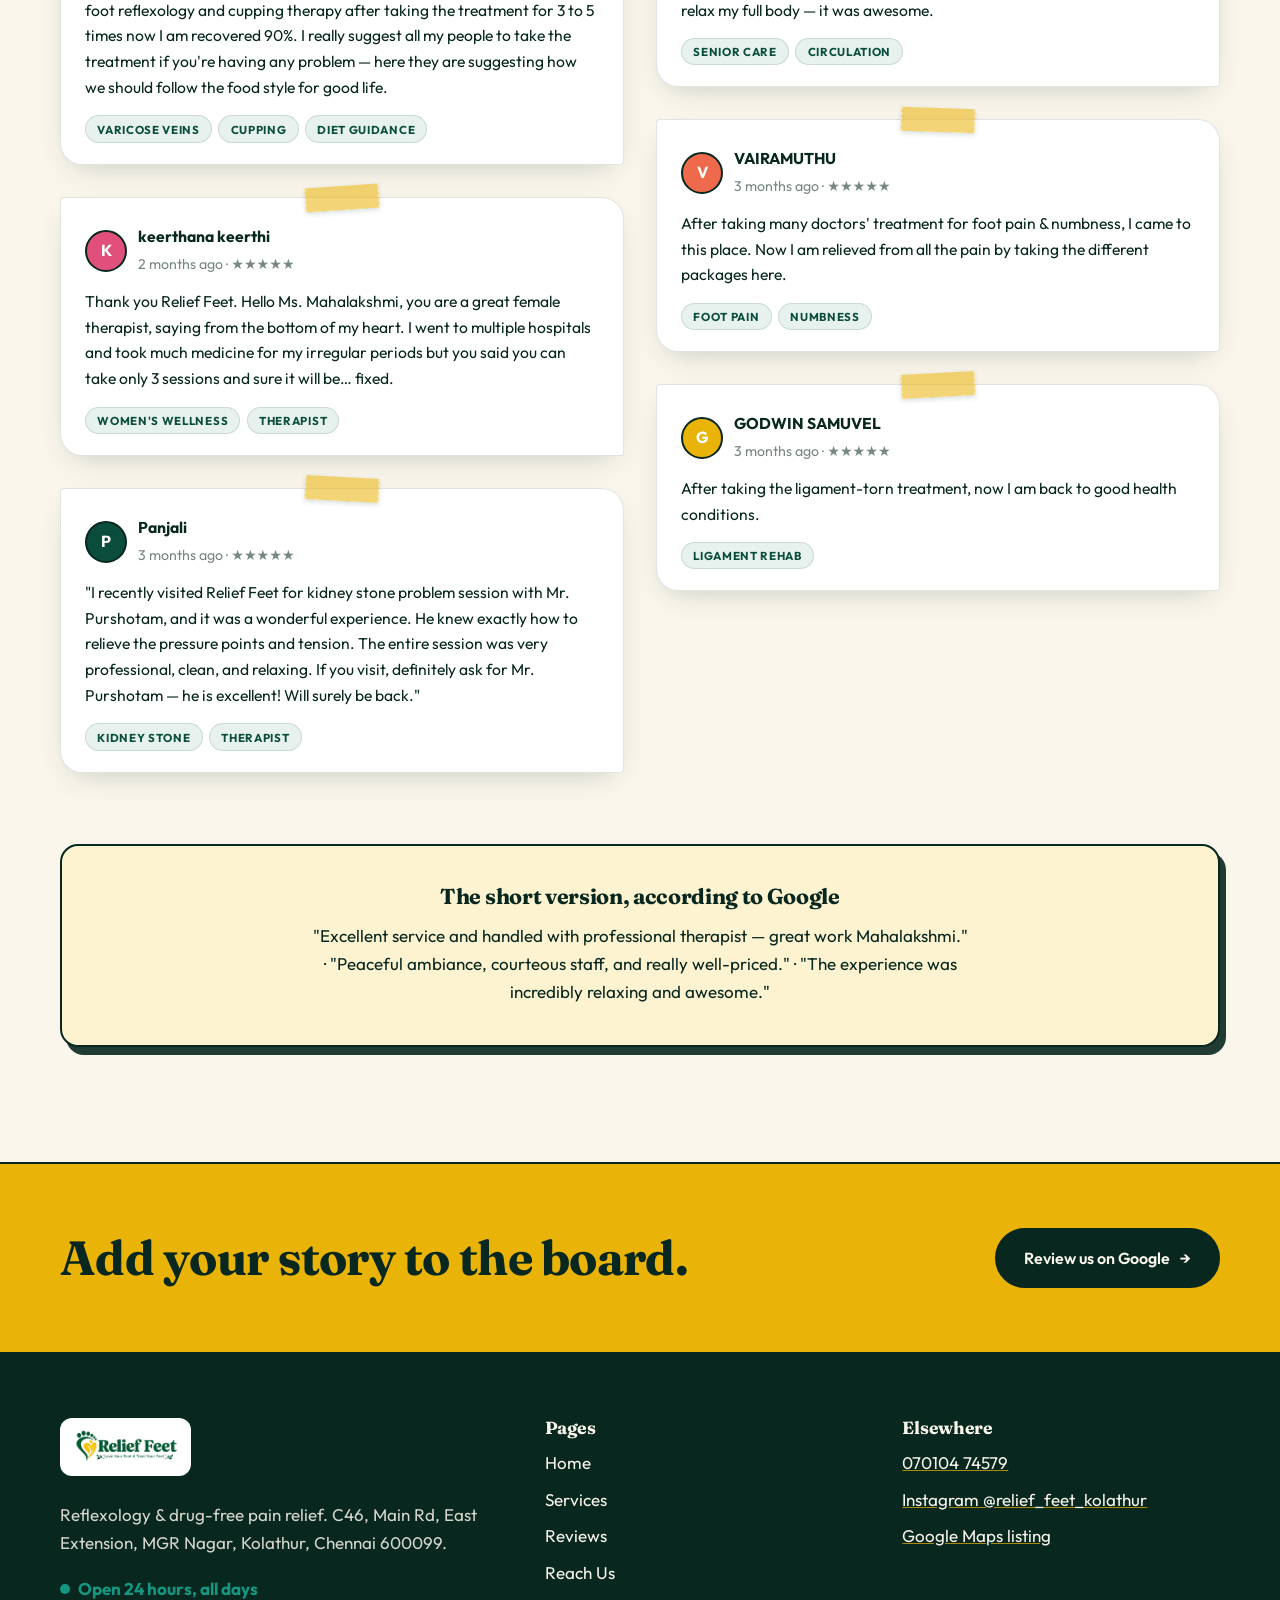
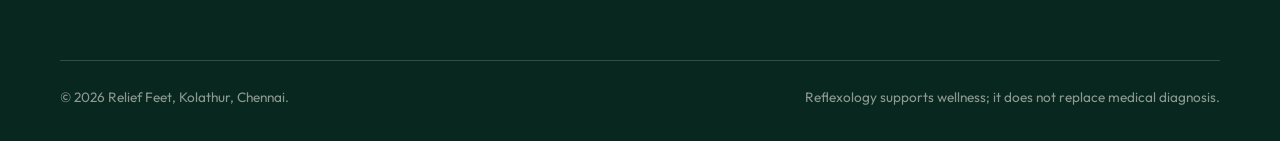
<file: reviews.html>
<!DOCTYPE html>
<html lang="en" class="no-js">
<head>
  <meta charset="UTF-8" />
  <meta name="viewport" content="width=device-width, initial-scale=1, viewport-fit=cover" />
  <title>Google Reviews (5.0 ★, 86 Reviews) | Relief Feet, Kolathur Chennai</title>
  <meta name="description" content="Relief Feet Kolathur is rated 5.0 out of 5 across 86 Google reviews. Read what patients say about foot reflexology, back pain treatment, kidney stone therapy and therapists Mr. Purushotham and Ms. Mahalakshmi." />
  <link rel="canonical" href="https://relieffeet.in/reviews.html" />
  <meta name="theme-color" content="#07271f" />

  <meta property="og:type" content="website" />
  <meta property="og:site_name" content="Relief Feet" />
  <meta property="og:title" content="Reviews | Relief Feet Reflexology Clinic, Kolathur" />
  <meta property="og:description" content="5.0 stars from 86 Google reviews. Filter patient stories by treatment." />
  <meta property="og:url" content="https://relieffeet.in/reviews.html" />
  <meta property="og:image" content="https://relieffeet.in/assets/Relief%20Feet%20Wellness%20Logo.png" />
  <meta name="twitter:card" content="summary_large_image" />

  <link rel="icon" type="image/png" href="assets/Relief%20Feet%20Wellness%20Logo.png" />
  <link rel="preconnect" href="https://fonts.googleapis.com" />
  <link rel="preconnect" href="https://fonts.gstatic.com" crossorigin />
  <link href="https://fonts.googleapis.com/css2?family=Fraunces:ital,opsz,wght@0,9..144,400..700;1,9..144,400..700&family=Outfit:wght@300..700&display=swap" rel="stylesheet" />
  <link rel="stylesheet" href="css/style.css" />

  <script type="application/ld+json">
  {
    "@context": "https://schema.org",
    "@type": ["MedicalBusiness", "LocalBusiness"],
    "name": "Relief Feet",
    "url": "https://relieffeet.in/reviews.html",
    "telephone": "+91-70104-74579",
    "address": {
      "@type": "PostalAddress",
      "streetAddress": "C46, Main Rd, East Extension, MGR Nagar, Kolathur",
      "addressLocality": "Chennai",
      "addressRegion": "Tamil Nadu",
      "postalCode": "600099",
      "addressCountry": "IN"
    },
    "aggregateRating": { "@type": "AggregateRating", "ratingValue": "5.0", "reviewCount": "86", "bestRating": "5" },
    "review": [
      { "@type": "Review", "author": { "@type": "Person", "name": "Blasters DPL" }, "reviewRating": { "@type": "Rating", "ratingValue": "5" }, "reviewBody": "Had an absolutely amazing foot reflexology session at Relief Feet! Mr. Purshoth was my therapist, and he is highly skilled. The experience was incredibly relaxing and awesome. My feet feel completely rejuvenated." },
      { "@type": "Review", "author": { "@type": "Person", "name": "Hameed sulthan Rais" }, "reviewRating": { "@type": "Rating", "ratingValue": "5" }, "reviewBody": "Mr. Purshot is amazing at foot reflexology! I went in with tired, aching feet and left feeling like I was walking on clouds." },
      { "@type": "Review", "author": { "@type": "Person", "name": "Abirami Vedha" }, "reviewRating": { "@type": "Rating", "ratingValue": "5" }, "reviewBody": "I came for varicose vein treatment. The therapist suggested foot reflexology and cupping therapy; after 3 to 5 times I am recovered 90%." },
      { "@type": "Review", "author": { "@type": "Person", "name": "Panjali" }, "reviewRating": { "@type": "Rating", "ratingValue": "5" }, "reviewBody": "Visited Relief Feet for a kidney stone problem session with Mr. Purshotam — wonderful, professional, clean and relaxing." }
    ]
  }
  </script>
</head>
<body class="no-js">
  <a class="skip-link" href="#main">Skip to content</a>

  <header class="site-header">
    <nav class="nav" aria-label="Primary">
      <a class="brand" href="index.html" aria-label="Relief Feet home">
        <img src="assets/Relief%20Feet%20Wellness%20Logo.png" alt="Relief Feet Wellness logo" width="2079" height="756" />
      </a>
      <button class="burger" aria-expanded="false" aria-controls="nav-menu" aria-label="Toggle menu">
        <span></span><span></span><span></span>
      </button>
      <ul class="nav-links" id="nav-menu">
        <li><a class="ul-wobble" href="index.html">Home</a></li>
        <li><a class="ul-wobble" href="services.html">Services</a></li>
        <li><a class="ul-wobble" href="reviews.html" aria-current="page">Reviews</a></li>
        <li><a class="ul-wobble" href="contact.html">Reach Us</a></li>
        <li>
          <a class="call-pill" href="tel:+917010474579">
            <svg viewBox="0 0 24 24" fill="none" stroke="currentColor" stroke-width="2.2" stroke-linecap="round" stroke-linejoin="round" aria-hidden="true"><path d="M22 16.92v3a2 2 0 0 1-2.18 2 19.79 19.79 0 0 1-8.63-3.07 19.5 19.5 0 0 1-6-6 19.79 19.79 0 0 1-3.07-8.67A2 2 0 0 1 4.11 2h3a2 2 0 0 1 2 1.72c.13.96.36 1.9.7 2.81a2 2 0 0 1-.45 2.11L8.09 9.91a16 16 0 0 0 6 6l1.27-1.27a2 2 0 0 1 2.11-.45c.91.34 1.85.57 2.81.7A2 2 0 0 1 22 16.92z"/></svg>
            070104 74579
          </a>
        </li>
      </ul>
    </nav>
  </header>

  <main id="main">
    <section class="page-hero hero">
      <span class="wash wash--gold breathe" aria-hidden="true"></span>
      <div class="wrap">
        <p class="eyebrow">Word on the street</p>
        <h1 data-decode>86 neighbours. One perfect score.</h1>
        <div class="rating-big reveal" style="margin-top:1.4rem">
          <span class="score">5.0</span>
          <div>
            <p class="stars" aria-label="Five out of five stars">★★★★★</p>
            <p style="margin:0;font-weight:600">Google Rating · Relief Feet, Kolathur</p>
          </div>
          <a class="btn btn-ghost" href="https://maps.google.com/?q=Relief+Feet+Kolathur+Chennai" target="_blank" rel="noopener external">See the full listing <span class="arrow">→</span></a>
        </div>
      </div>
    </section>

    <!-- FILTERS -->
    <section class="section" style="padding-top:1.5rem" aria-labelledby="rev-h">
      <div class="wrap">
        <h2 id="rev-h" class="reveal">Stories pinned to the board</h2>
        <p class="lede reveal" style="--d:1">A selection of recent Google reviews, exactly as written by visitors. Tap a topic to filter.</p>

        <div class="filters reveal" role="group" aria-label="Filter reviews by topic">
          <button class="filter-btn" data-filter="all" aria-pressed="true">All topics</button>
          <button class="filter-btn" data-filter="foot-pain" aria-pressed="false">Foot pain · 10</button>
          <button class="filter-btn" data-filter="back-pain" aria-pressed="false">Back pain · 10</button>
          <button class="filter-btn" data-filter="foot-massage" aria-pressed="false">Foot massage · 3</button>
          <button class="filter-btn" data-filter="kidney-stone" aria-pressed="false">Kidney stone · 2</button>
          <button class="filter-btn" data-filter="therapist" aria-pressed="false">Therapist shout-outs</button>
          <button class="filter-btn" data-filter="other" aria-pressed="false">Veins · Periods · Rehab</button>
        </div>

        <p class="review-count-live" aria-live="polite">Showing all featured reviews</p>

        <div class="masonry">
          <article class="postcard review reveal" data-tags="foot-massage,therapist,foot-pain" style="--tilt:-1.6deg; --tape:-3deg; --av:#159680">
            <div class="who"><span class="avatar" aria-hidden="true">B</span><div><b>Blasters DPL</b><small>3 months ago · ★★★★★</small></div></div>
            <blockquote>"Had an absolutely amazing foot reflexology session at Relief Feet! Mr. Purshoth was my therapist, and he is highly skilled. The experience was incredibly relaxing and awesome. My feet feel completely rejuvenated. Highly recommend requesting him!"</blockquote>
            <div class="rtags"><span class="rtag">Foot massage</span><span class="rtag">Therapist</span></div>
          </article>

          <article class="postcard review reveal" data-tags="foot-massage,therapist,foot-pain" style="--tilt:1.8deg; --tape:4deg; --av:#ef6a4c; --d:1">
            <div class="who"><span class="avatar" aria-hidden="true">H</span><div><b>Hameed sulthan Rais</b><small>2 months ago · ★★★★★</small></div></div>
            <blockquote>"Mr. Purshot is amazing at foot reflexology! I went in with tired, aching feet and left feeling like I was walking on clouds. The session was so peaceful and nice. He is definitely the best therapist here. Go see him, you won't regret it!"</blockquote>
            <div class="rtags"><span class="rtag">Foot massage</span><span class="rtag">Therapist</span></div>
          </article>

          <article class="postcard review reveal" data-tags="other,foot-massage" style="--tilt:-2.2deg; --tape:2deg; --av:#eab308; --d:2">
            <div class="who"><span class="avatar" aria-hidden="true">A</span><div><b>Abirami Vedha</b><small>3 months ago · ★★★★★</small></div></div>
            <blockquote>I came for varicose vein treatment. The therapist suggested me to take foot reflexology and cupping therapy after taking the treatment for 3 to 5 times now I am recovered 90%. I really suggest all my people to take the treatment if you're having any problem — here they are suggesting how we should follow the food style for good life.</blockquote>
            <div class="rtags"><span class="rtag">Varicose veins</span><span class="rtag">Cupping</span><span class="rtag">Diet guidance</span></div>
          </article>

          <article class="postcard review reveal" data-tags="other,therapist" style="--tilt:1.4deg; --tape:-4deg; --av:#e0507a">
            <div class="who"><span class="avatar" aria-hidden="true">K</span><div><b>keerthana keerthi</b><small>2 months ago · ★★★★★</small></div></div>
            <blockquote>Thank you Relief Feet. Hello Ms. Mahalakshmi, you are a great female therapist, saying from the bottom of my heart. I went to multiple hospitals and took much medicine for my irregular periods but you said you can take only 3 sessions and sure it will be… fixed.</blockquote>
            <div class="rtags"><span class="rtag">Women's wellness</span><span class="rtag">Therapist</span></div>
          </article>

          <article class="postcard review reveal" data-tags="kidney-stone,therapist" style="--tilt:-1.2deg; --tape:3deg; --av:#0a4d3c; --d:1">
            <div class="who"><span class="avatar" aria-hidden="true">P</span><div><b>Panjali</b><small>3 months ago · ★★★★★</small></div></div>
            <blockquote>"I recently visited Relief Feet for kidney stone problem session with Mr. Purshotam, and it was a wonderful experience. He knew exactly how to relieve the pressure points and tension. The entire session was very professional, clean, and relaxing. If you visit, definitely ask for Mr. Purshotam — he is excellent! Will surely be back."</blockquote>
            <div class="rtags"><span class="rtag">Kidney stone</span><span class="rtag">Therapist</span></div>
          </article>

          <article class="postcard review reveal" data-tags="back-pain" style="--tilt:2deg; --tape:-2deg; --av:#2fbfa3; --d:2">
            <div class="who"><span class="avatar" aria-hidden="true">Y</span><div><b>Yuvarani Yuva</b><small>2 months ago · ★★★★★</small></div></div>
            <blockquote>As I came from Nungambakkam by my friend's referral to Relief Feet. She suggested me here for shoulder pain and back pain treatment. After taking 3 to 5 sittings now I recovered fully. Thanks team.</blockquote>
            <div class="rtags"><span class="rtag">Back pain</span><span class="rtag">Shoulder pain</span></div>
          </article>

          <article class="postcard review reveal" data-tags="foot-massage,therapist,foot-pain" style="--tilt:-2.4deg; --tape:5deg; --av:#f59e0b">
            <div class="who"><span class="avatar" aria-hidden="true">P</span><div><b>Palanivelraj J</b><small>3 months ago · ★★★★★</small></div></div>
            <blockquote>"Superb foot reflexology by Mr. Purushoth! Very relaxing, clean environment, and excellent service and this is my 3rd session and the way he takes care of us and understands the problem and clears the issue and stress — I suggest him 10/10, will definitely come back." Just a thank-you note for him.</blockquote>
            <div class="rtags"><span class="rtag">Foot massage</span><span class="rtag">Therapist</span></div>
          </article>

          <article class="postcard review reveal" data-tags="foot-pain,foot-massage" style="--tilt:1.1deg; --tape:-5deg; --av:#159680; --d:1">
            <div class="who"><span class="avatar" aria-hidden="true">A</span><div><b>Anbu Vadivel</b><small>2 months ago · ★★★★★</small></div></div>
            <blockquote>I am 69 years old, taken a foot therapy for good blood circulation and to relax my full body — it was awesome.</blockquote>
            <div class="rtags"><span class="rtag">Senior care</span><span class="rtag">Circulation</span></div>
          </article>

          <article class="postcard review reveal" data-tags="foot-pain" style="--tilt:-1.7deg; --tape:2deg; --av:#ef6a4c; --d:2">
            <div class="who"><span class="avatar" aria-hidden="true">V</span><div><b>VAIRAMUTHU</b><small>3 months ago · ★★★★★</small></div></div>
            <blockquote>After taking many doctors' treatment for foot pain &amp; numbness, I came to this place. Now I am relieved from all the pain by taking the different packages here.</blockquote>
            <div class="rtags"><span class="rtag">Foot pain</span><span class="rtag">Numbness</span></div>
          </article>

          <article class="postcard review reveal" data-tags="other,back-pain" style="--tilt:2.3deg; --tape:-3deg; --av:#eab308">
            <div class="who"><span class="avatar" aria-hidden="true">G</span><div><b>GODWIN SAMUVEL</b><small>3 months ago · ★★★★★</small></div></div>
            <blockquote>After taking the ligament-torn treatment, now I am back to good health conditions.</blockquote>
            <div class="rtags"><span class="rtag">Ligament rehab</span></div>
          </article>
        </div>

        <div class="panel panel--sun reveal" style="margin-top:2.5rem;text-align:center">
          <h3>The short version, according to Google</h3>
          <p style="max-width:60ch;margin:0 auto">"Excellent service and handled with professional therapist — great work Mahalakshmi." · "Peaceful ambiance, courteous staff, and really well-priced." · "The experience was incredibly relaxing and awesome."</p>
        </div>
      </div>
    </section>

    <section class="cta-band" aria-label="Call to action">
      <div class="wrap inner">
        <h2>Add your story to the board.</h2>
        <a class="btn btn-primary" href="https://maps.google.com/?q=Relief+Feet+Kolathur+Chennai" target="_blank" rel="noopener external">Review us on Google <span class="arrow">→</span></a>
      </div>
    </section>
  </main>

  <footer class="site-footer">
    <div class="wrap">
      <div class="footer-grid">
        <div>
          <a class="footer-logo" href="index.html" aria-label="Relief Feet home"><img src="assets/Relief%20Feet%20Wellness%20Logo.png" alt="Relief Feet Wellness" width="2079" height="756" loading="lazy" decoding="async" /></a>
          <p style="margin-top:1rem;max-width:38ch">Reflexology &amp; drug-free pain relief. C46, Main Rd, East Extension, MGR Nagar, Kolathur, Chennai 600099.</p>
          <p class="open-now">Open 24 hours, all days</p>
        </div>
        <nav aria-label="Footer">
          <h3>Pages</h3>
          <ul>
            <li><a class="ul-wobble" href="index.html">Home</a></li>
            <li><a class="ul-wobble" href="services.html">Services</a></li>
            <li><a class="ul-wobble" href="reviews.html">Reviews</a></li>
            <li><a class="ul-wobble" href="contact.html">Reach Us</a></li>
          </ul>
        </nav>
        <div>
          <h3>Elsewhere</h3>
          <ul>
            <li><a href="tel:+917010474579">070104 74579</a></li>
            <li><a href="https://www.instagram.com/relief_feet_kolathur" rel="noopener external" target="_blank">Instagram @relief_feet_kolathur</a></li>
            <li><a href="https://maps.google.com/?q=Relief+Feet+Kolathur+Chennai" rel="noopener external" target="_blank">Google Maps listing</a></li>
          </ul>
        </div>
      </div>
      <div class="footer-note">
        <span>© <span data-year>2026</span> Relief Feet, Kolathur, Chennai.</span>
        <span>Reflexology supports wellness; it does not replace medical diagnosis.</span>
      </div>
    </div>
  </footer>

  <script src="js/main.js" defer></script>
</body>
</html>
</file>
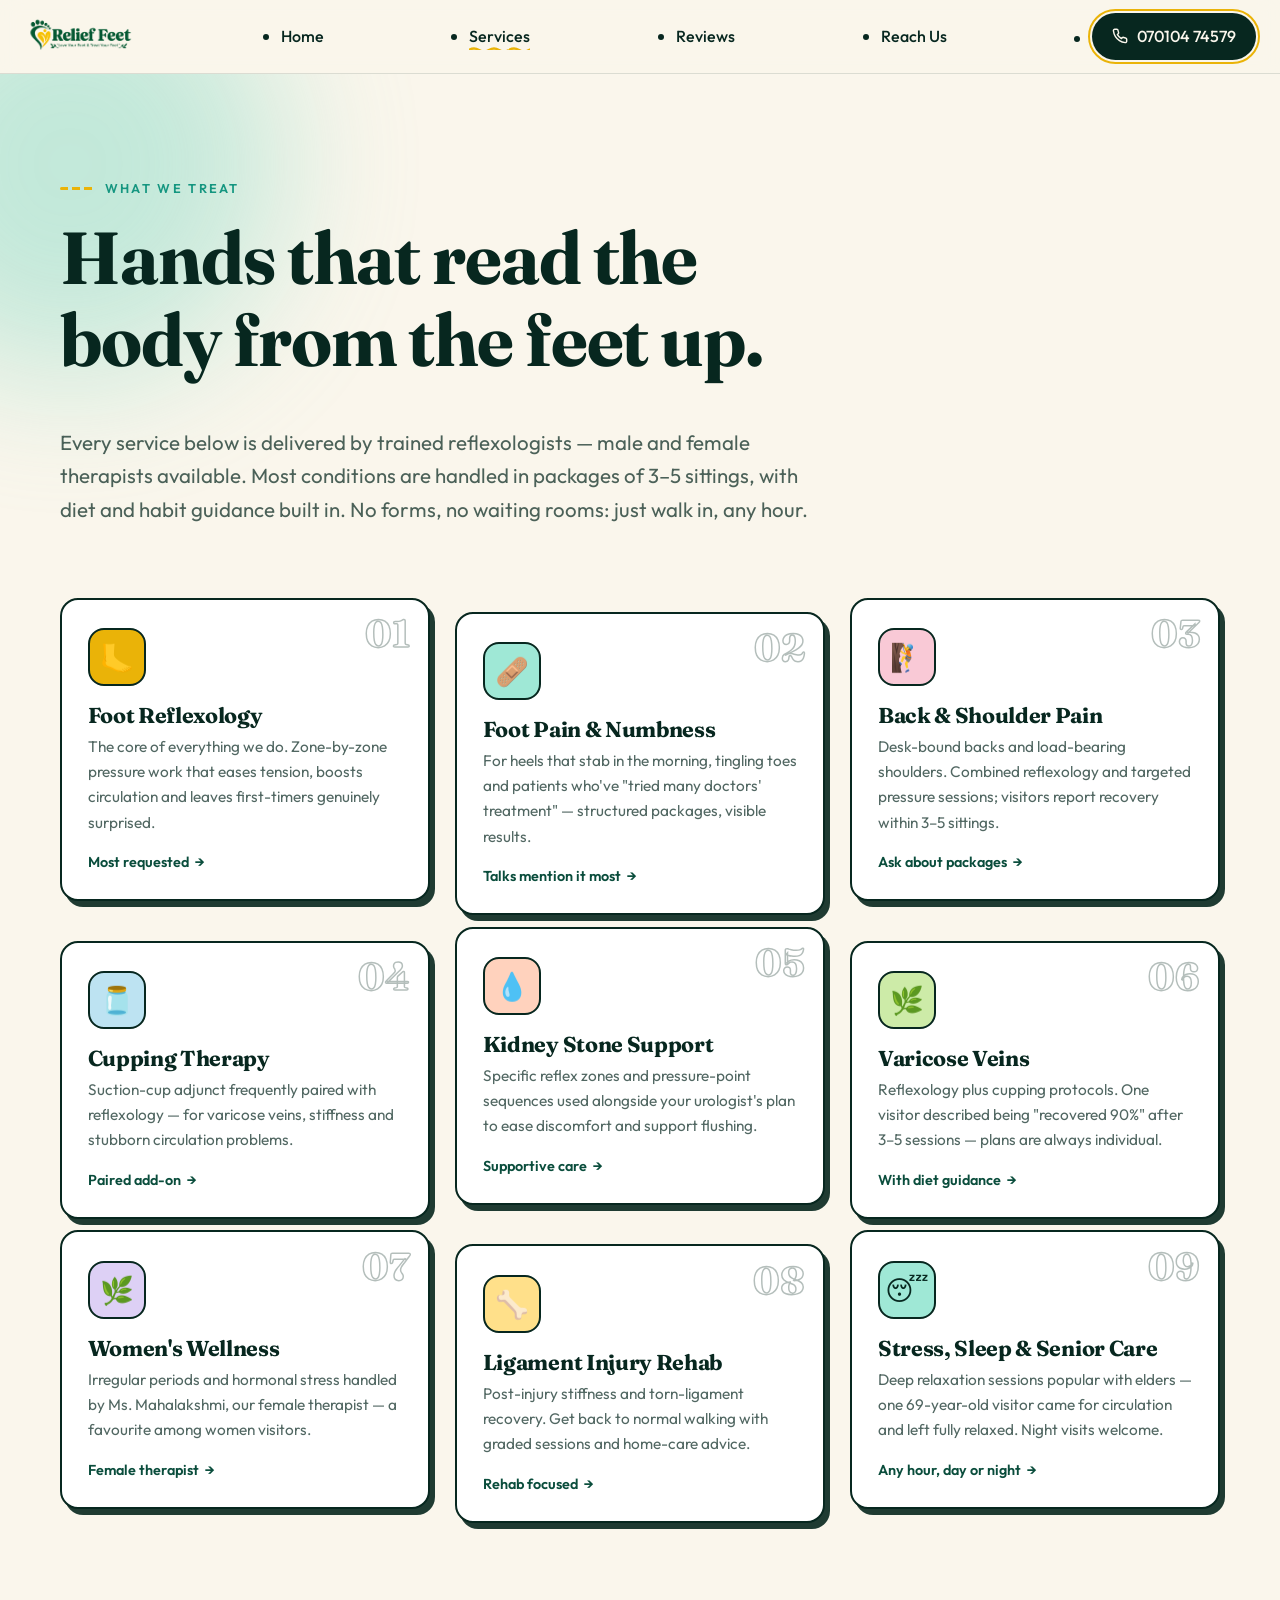
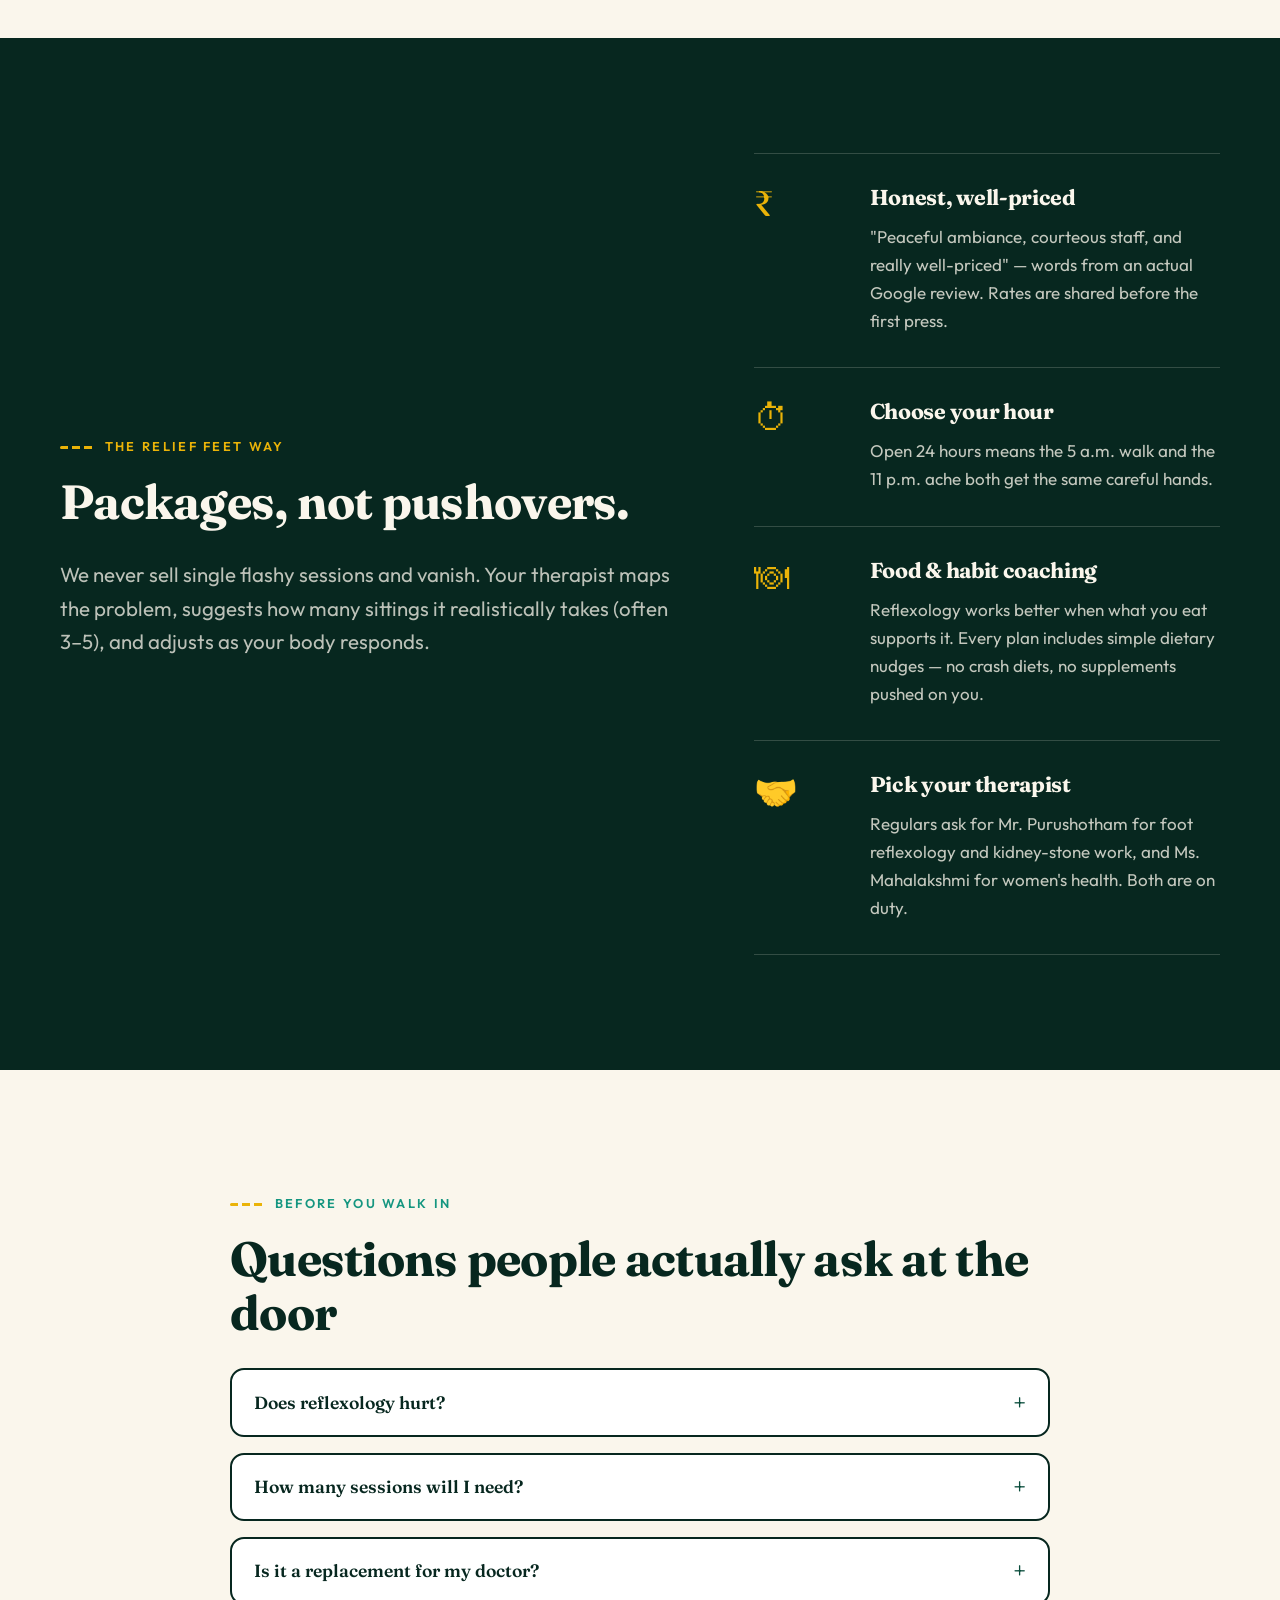
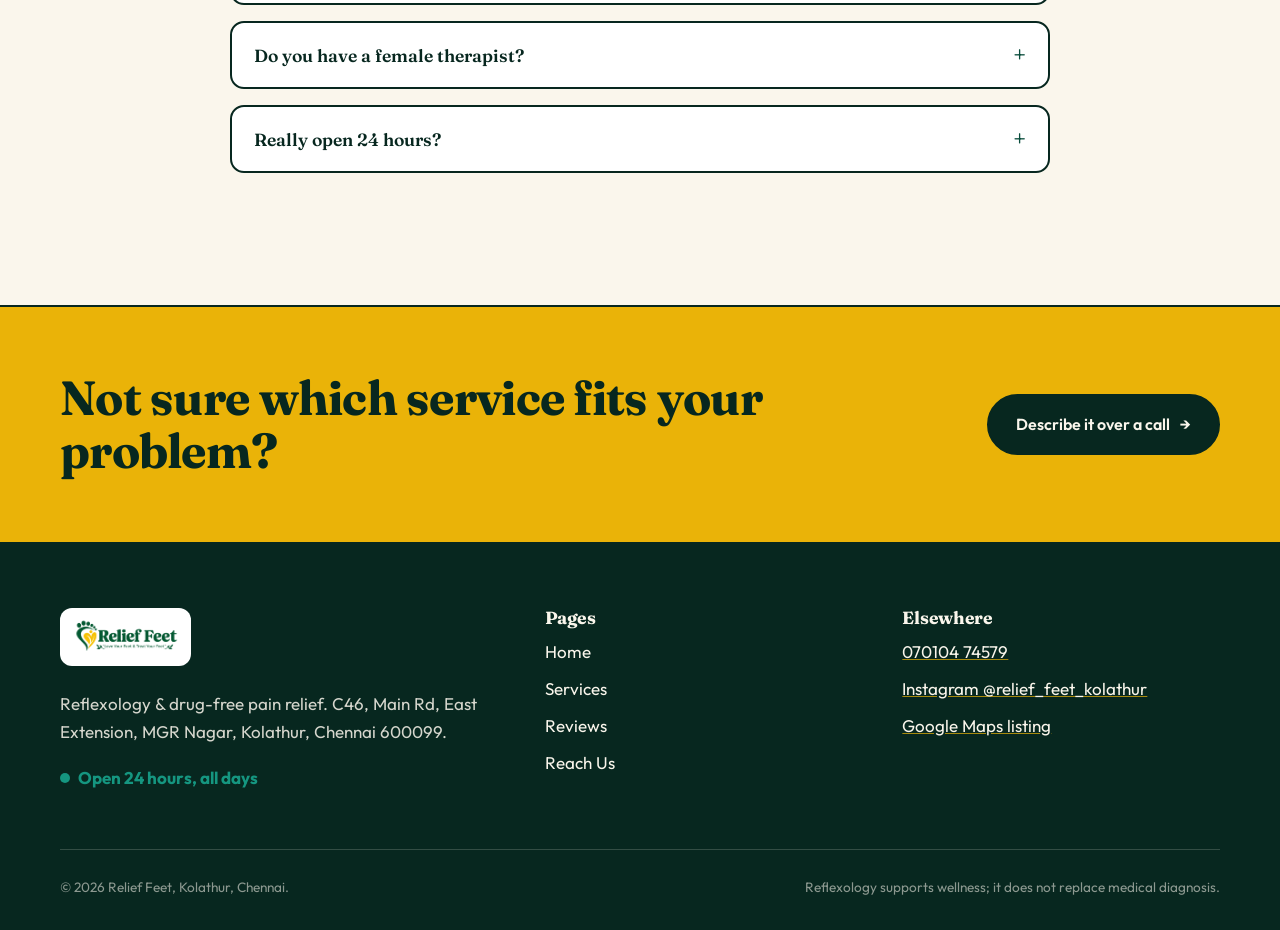
<file: services.html>
<!DOCTYPE html>
<html lang="en" class="no-js">
<head>
  <meta charset="UTF-8" />
  <meta name="viewport" content="width=device-width, initial-scale=1, viewport-fit=cover" />
  <title>Treatments &amp; Reflexology Services | Relief Feet, Kolathur Chennai</title>
  <meta name="description" content="Foot reflexology, cupping therapy, back pain treatment, foot pain & numbness relief, kidney stone support, varicose vein care and women's wellness at Relief Feet, Kolathur. Walk in any time — we're open 24 hours." />
  <link rel="canonical" href="https://relieffeet.in/services.html" />
  <meta name="theme-color" content="#07271f" />

  <meta property="og:type" content="website" />
  <meta property="og:site_name" content="Relief Feet" />
  <meta property="og:title" content="Treatments & Services | Relief Feet, Kolathur Chennai" />
  <meta property="og:description" content="Reflexology, cupping and drug-free pain relief services at Relief Feet, Kolathur." />
  <meta property="og:url" content="https://relieffeet.in/services.html" />
  <meta property="og:image" content="https://relieffeet.in/assets/Relief%20Feet%20Wellness%20Logo.png" />
  <meta name="twitter:card" content="summary_large_image" />

  <link rel="icon" type="image/png" href="assets/Relief%20Feet%20Wellness%20Logo.png" />
  <link rel="preconnect" href="https://fonts.googleapis.com" />
  <link rel="preconnect" href="https://fonts.gstatic.com" crossorigin />
  <link href="https://fonts.googleapis.com/css2?family=Fraunces:ital,opsz,wght@0,9..144,400..700;1,9..144,400..700&family=Outfit:wght@300..700&display=swap" rel="stylesheet" />
  <link rel="stylesheet" href="css/style.css" />

  <script type="application/ld+json">
  {
    "@context": "https://schema.org",
    "@type": "MedicalWebPage",
    "name": "Treatments & Services — Relief Feet",
    "url": "https://relieffeet.in/services.html",
    "about": { "@type": "MedicalBusiness", "name": "Relief Feet", "telephone": "+91-70104-74579" },
    "mainEntity": [
      { "@type": "MedicalTherapy", "name": "Foot Reflexology", "description": "Pressure-point therapy on foot zones to relieve pain, stress and improve circulation." },
      { "@type": "MedicalTherapy", "name": "Back & Shoulder Pain Treatment", "description": "Targeted sessions for chronic back ache, shoulder stiffness and posture strain." },
      { "@type": "MedicalTherapy", "name": "Cupping Therapy", "description": "Adjunct suction therapy often paired with reflexology for circulation and pain." }
    ]
  }
  </script>
</head>
<body class="no-js">
  <a class="skip-link" href="#main">Skip to content</a>

  <header class="site-header">
    <nav class="nav" aria-label="Primary">
      <a class="brand" href="index.html" aria-label="Relief Feet home">
        <img src="assets/Relief%20Feet%20Wellness%20Logo.png" alt="Relief Feet Wellness logo" width="2079" height="756" />
      </a>
      <button class="burger" aria-expanded="false" aria-controls="nav-menu" aria-label="Toggle menu">
        <span></span><span></span><span></span>
      </button>
      <ul class="nav-links" id="nav-menu">
        <li><a class="ul-wobble" href="index.html">Home</a></li>
        <li><a class="ul-wobble" href="services.html" aria-current="page">Services</a></li>
        <li><a class="ul-wobble" href="reviews.html">Reviews</a></li>
        <li><a class="ul-wobble" href="contact.html">Reach Us</a></li>
        <li>
          <a class="call-pill" href="tel:+917010474579">
            <svg viewBox="0 0 24 24" fill="none" stroke="currentColor" stroke-width="2.2" stroke-linecap="round" stroke-linejoin="round" aria-hidden="true"><path d="M22 16.92v3a2 2 0 0 1-2.18 2 19.79 19.79 0 0 1-8.63-3.07 19.5 19.5 0 0 1-6-6 19.79 19.79 0 0 1-3.07-8.67A2 2 0 0 1 4.11 2h3a2 2 0 0 1 2 1.72c.13.96.36 1.9.7 2.81a2 2 0 0 1-.45 2.11L8.09 9.91a16 16 0 0 0 6 6l1.27-1.27a2 2 0 0 1 2.11-.45c.91.34 1.85.57 2.81.7A2 2 0 0 1 22 16.92z"/></svg>
            070104 74579
          </a>
        </li>
      </ul>
    </nav>
  </header>

  <main id="main">
    <section class="page-hero hero">
      <span class="wash wash--teal breathe" aria-hidden="true"></span>
      <div class="wrap">
        <p class="eyebrow">What we treat</p>
        <h1 data-decode>Hands that read the body from the feet up.</h1>
        <p class="lede">Every service below is delivered by trained reflexologists — male and female therapists available. Most conditions are handled in packages of 3–5 sittings, with diet and habit guidance built in. No forms, no waiting rooms: just walk in, any hour.</p>
      </div>
    </section>

    <!-- SERVICE TILES -->
    <section class="section" aria-labelledby="svc-h" style="padding-top:1rem">
      <div class="wrap">
        <h2 id="svc-h" class="reveal" style="position:absolute;width:1px;height:1px;overflow:hidden;clip:rect(0 0 0 0)">Service list</h2>
        <div class="tiles">
          <article class="tile tile--sun reveal">
            <span class="num">01</span>
            <div class="icon" aria-hidden="true">🦶</div>
            <h3>Foot Reflexology</h3>
            <p>The core of everything we do. Zone-by-zone pressure work that eases tension, boosts circulation and leaves first-timers genuinely surprised.</p>
            <span class="go">Most requested <span class="arrow">→</span></span>
          </article>
          <article class="tile tile--jade reveal" style="--d:1">
            <span class="num">02</span>
            <div class="icon" aria-hidden="true">🩹</div>
            <h3>Foot Pain &amp; Numbness</h3>
            <p>For heels that stab in the morning, tingling toes and patients who've "tried many doctors' treatment" — structured packages, visible results.</p>
            <span class="go">Talks mention it most <span class="arrow">→</span></span>
          </article>
          <article class="tile tile--rose reveal" style="--d:2">
            <span class="num">03</span>
            <div class="icon" aria-hidden="true">🧗</div>
            <h3>Back &amp; Shoulder Pain</h3>
            <p>Desk-bound backs and load-bearing shoulders. Combined reflexology and targeted pressure sessions; visitors report recovery within 3–5 sittings.</p>
            <span class="go">Ask about packages <span class="arrow">→</span></span>
          </article>
          <article class="tile tile--sky reveal">
            <span class="num">04</span>
            <div class="icon" aria-hidden="true">🫙</div>
            <h3>Cupping Therapy</h3>
            <p>Suction-cup adjunct frequently paired with reflexology — for varicose veins, stiffness and stubborn circulation problems.</p>
            <span class="go">Paired add-on <span class="arrow">→</span></span>
          </article>
          <article class="tile tile--peach reveal" style="--d:1">
            <span class="num">05</span>
            <div class="icon" aria-hidden="true">💧</div>
            <h3>Kidney Stone Support</h3>
            <p>Specific reflex zones and pressure-point sequences used alongside your urologist's plan to ease discomfort and support flushing.</p>
            <span class="go">Supportive care <span class="arrow">→</span></span>
          </article>
          <article class="tile tile--leaf reveal" style="--d:2">
            <span class="num">06</span>
            <div class="icon" aria-hidden="true">🌿</div>
            <h3>Varicose Veins</h3>
            <p>Reflexology plus cupping protocols. One visitor described being "recovered 90%" after 3–5 sessions — plans are always individual.</p>
            <span class="go">With diet guidance <span class="arrow">→</span></span>
          </article>
          <article class="tile tile--lilac reveal">
            <span class="num">07</span>
            <div class="icon" aria-hidden="true">🌿</div>
            <h3>Women's Wellness</h3>
            <p>Irregular periods and hormonal stress handled by Ms. Mahalakshmi, our female therapist — a favourite among women visitors.</p>
            <span class="go">Female therapist <span class="arrow">→</span></span>
          </article>
          <article class="tile tile--gold2 reveal" style="--d:1">
            <span class="num">08</span>
            <div class="icon" aria-hidden="true">🦴</div>
            <h3>Ligament Injury Rehab</h3>
            <p>Post-injury stiffness and torn-ligament recovery. Get back to normal walking with graded sessions and home-care advice.</p>
            <span class="go">Rehab focused <span class="arrow">→</span></span>
          </article>
          <article class="tile tile--jade reveal" style="--d:2">
            <span class="num">09</span>
            <div class="icon" aria-hidden="true">😴</div>
            <h3>Stress, Sleep &amp; Senior Care</h3>
            <p>Deep relaxation sessions popular with elders — one 69-year-old visitor came for circulation and left fully relaxed. Night visits welcome.</p>
            <span class="go">Any hour, day or night <span class="arrow">→</span></span>
          </article>
        </div>
      </div>
    </section>

    <!-- WHAT'S INCLUDED / HOW PACKAGES WORK -->
    <section class="section process" aria-labelledby="pkg-h">
      <div class="wrap hero-grid">
        <div class="sticky-col">
          <p class="eyebrow">The Relief Feet way</p>
          <h2 id="pkg-h" class="reveal">Packages, not pushovers.</h2>
          <p class="lede reveal" style="--d:1">We never sell single flashy sessions and vanish. Your therapist maps the problem, suggests how many sittings it realistically takes (often 3–5), and adjusts as your body responds.</p>
        </div>
        <div class="steps" style="margin-top:0">
          <div class="step reveal"><span class="step-kicker">₹</span><div><h3>Honest, well-priced</h3><p>"Peaceful ambiance, courteous staff, and really well-priced" — words from an actual Google review. Rates are shared before the first press.</p></div></div>
          <div class="step reveal" style="--d:1"><span class="step-kicker">⏱</span><div><h3>Choose your hour</h3><p>Open 24 hours means the 5&nbsp;a.m. walk and the 11&nbsp;p.m. ache both get the same careful hands.</p></div></div>
          <div class="step reveal" style="--d:2"><span class="step-kicker">🍽</span><div><h3>Food &amp; habit coaching</h3><p>Reflexology works better when what you eat supports it. Every plan includes simple dietary nudges — no crash diets, no supplements pushed on you.</p></div></div>
          <div class="step reveal" style="--d:3"><span class="step-kicker">🤝</span><div><h3>Pick your therapist</h3><p>Regulars ask for Mr. Purushotham for foot reflexology and kidney-stone work, and Ms. Mahalakshmi for women's health. Both are on duty.</p></div></div>
        </div>
      </div>
    </section>

    <!-- FAQ -->
    <section class="section" aria-labelledby="faq-h">
      <div class="wrap" style="max-width:820px">
        <p class="eyebrow">Before you walk in</p>
        <h2 id="faq-h" class="reveal">Questions people actually ask at the door</h2>
        <div class="faq">
          <details class="reveal"><summary>Does reflexology hurt?</summary><div class="faq-body"><p>There can be tenderness where your body holds tension — it should feel like "good hurt", never bruising pain. Tell your therapist anytime and the pressure changes immediately.</p></div></details>
          <details class="reveal" style="--d:1"><summary>How many sessions will I need?</summary><div class="faq-body"><p>Most visitors see meaningful change in 3–5 sittings; long-standing issues take more. Your therapist gives an honest estimate after the first read-out — we'd rather set real expectations than promise miracles.</p></div></details>
          <details class="reveal" style="--d:2"><summary>Is it a replacement for my doctor?</summary><div class="faq-body"><p>No. Reflexology is complementary therapy. For kidney stones, diabetes, ligament tears or anything under active medical care, keep following your doctor — we work alongside that plan, not against it.</p></div></details>
          <details class="reveal" style="--d:3"><summary>Do you have a female therapist?</summary><div class="faq-body"><p>Yes — Ms. Mahalakshmi handles women's wellness, periods-related concerns and general reflexology, and is highly recommended in our reviews.</p></div></details>
          <details class="reveal" style="--d:4"><summary>Really open 24 hours?</summary><div class="faq-body"><p>Yes, all seven days. If the door is shut at odd hours, call 070104 74579 and someone will attend to you.</p></div></details>
        </div>
      </div>
    </section>

    <section class="cta-band" aria-label="Call to action">
      <div class="wrap inner">
        <h2>Not sure which service fits your problem?</h2>
        <a class="btn btn-primary" href="tel:+917010474579">Describe it over a call <span class="arrow">→</span></a>
      </div>
    </section>
  </main>

  <footer class="site-footer">
    <div class="wrap">
      <div class="footer-grid">
        <div>
          <a class="footer-logo" href="index.html" aria-label="Relief Feet home"><img src="assets/Relief%20Feet%20Wellness%20Logo.png" alt="Relief Feet Wellness" width="2079" height="756" loading="lazy" decoding="async" /></a>
          <p style="margin-top:1rem;max-width:38ch">Reflexology &amp; drug-free pain relief. C46, Main Rd, East Extension, MGR Nagar, Kolathur, Chennai 600099.</p>
          <p class="open-now">Open 24 hours, all days</p>
        </div>
        <nav aria-label="Footer">
          <h3>Pages</h3>
          <ul>
            <li><a class="ul-wobble" href="index.html">Home</a></li>
            <li><a class="ul-wobble" href="services.html">Services</a></li>
            <li><a class="ul-wobble" href="reviews.html">Reviews</a></li>
            <li><a class="ul-wobble" href="contact.html">Reach Us</a></li>
          </ul>
        </nav>
        <div>
          <h3>Elsewhere</h3>
          <ul>
            <li><a href="tel:+917010474579">070104 74579</a></li>
            <li><a href="https://www.instagram.com/relief_feet_kolathur" rel="noopener external" target="_blank">Instagram @relief_feet_kolathur</a></li>
            <li><a href="https://maps.google.com/?q=Relief+Feet+Kolathur+Chennai" rel="noopener external" target="_blank">Google Maps listing</a></li>
          </ul>
        </div>
      </div>
      <div class="footer-note">
        <span>© <span data-year>2026</span> Relief Feet, Kolathur, Chennai.</span>
        <span>Reflexology supports wellness; it does not replace medical diagnosis.</span>
      </div>
    </div>
  </footer>

  <script src="js/main.js" defer></script>
</body>
</html>
</file>
<file: css/style.css>
/* ==========================================================================
   RELIEF FEET — Reflexology & Wellness, Kolathur, Chennai
   Hand-crafted stylesheet. No frameworks, no gradient-painted headings,
   no aurora blobs, no glassmorphism slop.
   Palette pulled from the clinic logo: deep teal / jade / saffron gold.
   ========================================================================== */

:root {
  --ink: #07271f;
  --pine: #0a4d3c;
  --jade: #159680;
  --mint: #2fbfa3;
  --saffron: #eab308;
  --amber: #f59e0b;
  --coral: #ef6a4c;
  --rose: #e0507a;
  --cream: #faf6ec;
  --paper: #ffffff;
  --mist: #e7f2ee;
  --line: rgba(7, 39, 31, 0.12);
  --shadow-sm: 0 2px 8px rgba(7, 39, 31, 0.08);
  --shadow-md: 0 10px 30px -12px rgba(7, 39, 31, 0.25);
  --shadow-lg: 0 30px 60px -25px rgba(7, 39, 31, 0.35);
  --font-display: "Fraunces", Georgia, serif;
  --font-body: "Outfit", system-ui, sans-serif;
  --radius: 18px;
  --nav-h: 74px;
}

*, *::before, *::after { box-sizing: border-box; }

html { scroll-behavior: smooth; }

body {
  margin: 0;
  font-family: var(--font-body);
  font-size: 1.0625rem;
  line-height: 1.65;
  color: var(--ink);
  background: var(--cream);
  overflow-x: hidden;
  -webkit-font-smoothing: antialiased;
}

img { max-width: 100%; display: block; }

a { color: var(--pine); text-decoration-color: var(--saffron); }

h1, h2, h3 {
  font-family: var(--font-display);
  font-weight: 700;
  line-height: 1.12;
  letter-spacing: -0.015em;
  color: var(--ink);
  margin: 0 0 0.6em;
}

h1 { font-size: clamp(2.6rem, 6vw, 4.6rem); }
h2 { font-size: clamp(2rem, 4.2vw, 3rem); }
h3 { font-size: 1.35rem; }

p { margin: 0 0 1em; }

.wrap {
  width: min(1160px, calc(100% - 3rem));
  margin-inline: auto;
}

.section { padding: clamp(4rem, 9vw, 7.5rem) 0; position: relative; }

.eyebrow {
  display: inline-flex;
  align-items: center;
  gap: 0.6rem;
  font-size: 0.8rem;
  font-weight: 600;
  letter-spacing: 0.18em;
  text-transform: uppercase;
  color: var(--jade);
  margin-bottom: 1.1rem;
}

.eyebrow::before {
  content: "";
  width: 2.2rem;
  height: 3px;
  border-radius: 2px;
  background: repeating-linear-gradient(90deg, var(--saffron) 0 8px, transparent 8px 12px);
}

.lede {
  font-size: clamp(1.1rem, 1.6vw, 1.3rem);
  color: rgba(7, 39, 31, 0.72);
  max-width: 58ch;
}

/* ==========================================================================
   Signature animations (CSS only)
   ========================================================================== */

/* --- staggered headline letters ------------------------------------------ */
.decode .word { display: inline-block; white-space: nowrap; }
.decode .ch {
  display: inline-block;
  transform-origin: 50% 80%;
  animation: ch-drop 0.55s cubic-bezier(0.22, 1.4, 0.36, 1) both;
  animation-delay: calc(var(--i, 0) * 45ms);
}
@keyframes ch-drop {
  0%   { opacity: 0; transform: translateY(0.55em) rotate(6deg) scale(0.7); filter: blur(4px); }
  60%  { opacity: 1; filter: blur(0); }
  100% { opacity: 1; transform: none; }
}

/* --- wobble underline on links ------------------------------------------- */
.ul-wobble {
  position: relative;
  text-decoration: none;
  color: inherit;
}
.ul-wobble::after {
  content: "";
  position: absolute;
  left: 0; bottom: -4px;
  width: 100%; height: 3px;
  background-image: url("data:image/svg+xml,%3Csvg xmlns='http://www.w3.org/2000/svg' width='40' height='6' viewBox='0 0 40 6'%3E%3Cpath d='M0 3 Q 5 0 10 3 T 20 3 T 30 3 T 40 3' fill='none' stroke='%23eab308' stroke-width='2.4'/%3E%3C/svg%3E");
  background-size: 40px 6px;
  background-repeat: repeat-x;
  transform: scaleX(0);
  transform-origin: left;
  transition: transform 0.35s cubic-bezier(0.65, 0, 0.35, 1);
}
.ul-wobble:hover::after, .ul-wobble[aria-current="page"]::after { transform: scaleX(1); }

/* --- marquee ticker ------------------------------------------------------- */
.marquee {
  overflow: clip;
  background: var(--ink);
  color: var(--cream);
  padding: 0.95rem 0;
  transform: rotate(-1.1deg) scale(1.02);
  border-block: 3px solid var(--saffron);
}
/* the rotation pokes each ticker's corners ~14px past the viewport —
   contain them without introducing a scrollbar */
body { overflow-x: clip; }
html { overflow-x: clip; }
.marquee + .marquee { transform: rotate(1.1deg) scale(1.02); background: var(--pine); }
.marquee-track {
  display: flex;
  gap: 2.5rem;
  width: max-content;
  animation: marquee-run 30s linear infinite;
}
.marquee--rev .marquee-track { animation-direction: reverse; animation-duration: 36s; }
.marquee-track span {
  font-family: var(--font-display);
  font-size: 1.05rem;
  letter-spacing: 0.04em;
  display: inline-flex;
  align-items: center;
  gap: 2.5rem;
  white-space: nowrap;
}
/* smaller ticker type on phones so the band never dwarfs the page */
@media (max-width: 640px) {
  .marquee { padding: 0.7rem 0; transform: rotate(-0.8deg) scale(1.01); }
  .marquee + .marquee { transform: rotate(0.8deg) scale(1.01); }
  .marquee-track { gap: 1.6rem; }
  .marquee-track span { font-size: 0.92rem; gap: 1.6rem; }
}
.marquee-track span::after { content: "✦"; color: var(--saffron); }
@keyframes marquee-run { to { transform: translateX(-50%); } }
.marquee:hover .marquee-track { animation-play-state: paused; }

/* --- reveal on scroll ------------------------------------------------------ */
.reveal {
  opacity: 0;
  transform: translateY(28px);
  transition: opacity 0.7s ease, transform 0.7s cubic-bezier(0.22, 1, 0.36, 1);
  transition-delay: calc(var(--d, 0) * 90ms);
}
.reveal.in { opacity: 1; transform: none; }
/* safety net: if JS never runs, nothing stays invisible */
@keyframes reveal-fallback { to { opacity: 1; transform: none; } }
html.no-js .reveal { animation: reveal-fallback 0.9s ease forwards; animation-delay: 1.4s; }

/* --- breathing radial washes (subtle, behind content) --------------------- */
.breathe { animation: breathe 9s ease-in-out infinite alternate; }
@keyframes breathe {
  from { transform: scale(1); }
  to   { transform: scale(1.08); }
}
/* keep scaled ambient washes inside the page box so they never widen it */
.hero > .wash { clip-path: inset(-200px -5000px -200px -5000px); }

/* --- floating ----------------------------------------------------------------*/
.floaty { animation: floaty 6s ease-in-out infinite; }
.floaty--slow { animation-duration: 9s; animation-delay: -3s; }
@keyframes floaty {
  0%, 100% { transform: translateY(0) rotate(var(--rot, 0deg)); }
  50%      { transform: translateY(-14px) rotate(calc(var(--rot, 0deg) + 2deg)); }
}

/* --- scattered postcards -----------------------------------------------------*/
.postcards {
  display: grid;
  grid-template-columns: repeat(auto-fit, minmax(min(260px, 100%), 1fr));
  gap: 2rem;
}
@media (min-width: 1500px) { .postcards { grid-template-columns: repeat(3, 1fr); } }
@media (max-width: 640px) {
  .postcards { gap: 1.5rem; }
  /* straighten the scatter on phones — tilted cards clip awkwardly in a single column */
  .postcard { transform: none; }
}
.postcard {
  background: var(--paper);
  border: 1px solid var(--line);
  border-radius: 4px 22px 4px 22px;
  padding: 1.6rem 1.5rem 1.3rem;
  box-shadow: var(--shadow-md);
  transform: rotate(var(--tilt, -2deg));
  transition: transform 0.45s cubic-bezier(0.22, 1, 0.36, 1), box-shadow 0.45s;
  position: relative;
}
.postcard::before {
  content: "";
  position: absolute;
  top: -12px; left: 50%;
  width: 74px; height: 24px;
  transform: translateX(-50%) rotate(var(--tape, 2deg));
  background: rgba(234, 179, 8, 0.55);
  border-inline: 1px dashed rgba(255,255,255,0.6);
  box-shadow: 0 2px 5px rgba(7,39,31,0.15);
}
.postcard:hover {
  transform: rotate(0deg) translateY(-8px) scale(1.02);
  box-shadow: var(--shadow-lg);
  z-index: 2;
}

/* ==========================================================================
   Header / navigation
   ========================================================================== */

.skip-link {
  position: absolute; left: -999px; top: 0;
  background: var(--saffron); color: var(--ink);
  padding: 0.6rem 1.2rem; z-index: 100; border-radius: 0 0 10px 0;
  font-weight: 600;
}
.skip-link:focus { left: 0; }

.site-header {
  position: fixed;
  inset: 0 0 auto 0;
  height: var(--nav-h);
  z-index: 50;
  display: flex;
  align-items: center;
  background: rgba(250, 246, 236, 0.85);
  backdrop-filter: blur(10px);
  border-bottom: 1px solid var(--line);
  transition: box-shadow 0.3s, background 0.3s;
}
.site-header.scrolled { box-shadow: var(--shadow-sm); background: rgba(250, 246, 236, 0.96); }

.nav {
  display: flex;
  align-items: center;
  justify-content: space-between;
  gap: 1.5rem;
  width: min(1240px, calc(100% - 3rem));
  margin-inline: auto;
}

.brand {
  display: inline-flex;
  align-items: center;
  gap: 0.7rem;
  text-decoration: none;
}
.brand img { height: 46px; width: auto; }
@media (max-width: 480px) { .brand img { height: 38px; } }
.brand .brand-text {
  font-family: var(--font-display);
  font-size: 1.15rem;
  font-weight: 700;
  color: var(--ink);
  line-height: 1;
}
.brand .brand-text small {
  display: block;
  font-family: var(--font-body);
  font-size: 0.62rem;
  font-weight: 600;
  letter-spacing: 0.22em;
  text-transform: uppercase;
  color: var(--jade);
  margin-top: 3px;
}

.nav-links {
  display: contents;   /* desktop: <li> children lay out directly in the flex nav */
}
/* base link styling — shared by the desktop row and the mobile drawer */
.nav-links a {
  font-weight: 500;
  font-size: 1rem;
  text-decoration: none;
  color: var(--ink);
}
.nav-links a:hover { color: var(--pine); }

/* --- mobile drawer ----------------------------------------------------------
   Single source of truth for <=860px nav behaviour. The drawer is its own
   stacking layer (z-index 90) that slides down from under the header; the
   header itself lifts to z-index 100 so the burger stays tappable while
   the drawer is open. */
@media (max-width: 860px) {
  :root { --nav-h: 62px; }
  .site-header { z-index: 100; }
  body.nav-open .site-header { background: rgba(250, 246, 236, 0.98); }
  .burger { display: block; z-index: 110; }
  .nav-links {
    display: flex;
    position: fixed;
    top: var(--nav-h);
    left: 0; right: 0;
    bottom: 0;
    height: auto;
    margin: 0;
    list-style: none;
    padding: 1.6rem 1.6rem calc(2rem + env(safe-area-inset-bottom));
    flex-direction: column;
    align-items: stretch;
    justify-content: flex-start;
    gap: 0.35rem;
    overflow-y: auto;
    -webkit-overflow-scrolling: touch;
    overscroll-behavior: contain;
    background: var(--cream);
    border-top: 2px solid var(--line);
    transform: translateY(calc(-100% - var(--nav-h)));
    visibility: hidden;
    transition: transform 0.5s cubic-bezier(0.83, 0, 0.17, 1), visibility 0s linear 0.5s;
    z-index: 90;
  }
  .nav-links.open {
    transform: none;
    visibility: visible;
    transition: transform 0.5s cubic-bezier(0.83, 0, 0.17, 1), visibility 0s;
  }
  .nav-links li { border-bottom: 1px dashed var(--line); }
  .nav-links li:last-child { border-bottom: 0; margin-top: 1rem; }
  .nav-links > li > a:not(.call-pill) {
    min-height: 48px;               /* comfortable thumb tap target */
    font-size: 1.35rem;
    font-family: var(--font-display);
    -webkit-tap-highlight-color: transparent;
  }
  .nav-links a:active { color: var(--jade); }
  /* staggered entrance for drawer items */
  .nav-links.open > li { animation: drawer-item 0.45s cubic-bezier(0.22, 1, 0.36, 1) both; }
  .nav-links.open > li:nth-child(1) { animation-delay: 0.08s; }
  .nav-links.open > li:nth-child(2) { animation-delay: 0.14s; }
  .nav-links.open > li:nth-child(3) { animation-delay: 0.20s; }
  .nav-links.open > li:nth-child(4) { animation-delay: 0.26s; }
  .nav-links.open > li:nth-child(5) { animation-delay: 0.32s; }
}
/* the call pill goes full-width ONLY inside the mobile drawer — on desktop
   it must stay its natural inline-flex size in the header row */
@media (max-width: 860px) {
  .nav-links .call-pill {
    justify-content: center;
    width: 100%;
    min-height: 52px;
    font-size: 1.05rem;
  }
}
@keyframes drawer-item {
  from { opacity: 0; transform: translateY(-14px); }
  to   { opacity: 1; transform: none; }
}
@media (prefers-reduced-motion: reduce) {
  .nav-links, .nav-links.open { transition: none; }
  .nav-links.open > li { animation: none; }
}

.call-pill {
  display: inline-flex;
  align-items: center;
  gap: 0.55rem;
  background: var(--ink);
  color: var(--cream) !important;
  padding: 0.65rem 1.25rem;
  border-radius: 999px;
  font-weight: 600;
  font-size: 0.95rem;
  text-decoration: none;
  position: relative;
  transition: background 0.3s, transform 0.3s;
}
.call-pill:hover { background: var(--pine); transform: translateY(-2px); }
.call-pill::after {
  content: "";
  position: absolute;
  inset: -4px;
  border-radius: 999px;
  border: 2px solid var(--saffron);
  animation: ring-pulse 2.6s ease-out infinite;
  pointer-events: none;
}
@keyframes ring-pulse {
  0%   { transform: scale(0.96); opacity: 0.9; }
  70%  { transform: scale(1.12); opacity: 0; }
  100% { opacity: 0; }
}
.call-pill svg { width: 16px; height: 16px; animation: wiggle 3.2s ease-in-out infinite; }
@keyframes wiggle {
  0%, 88%, 100% { transform: rotate(0); }
  90% { transform: rotate(-14deg); }
  93% { transform: rotate(12deg); }
  96% { transform: rotate(-8deg); }
}

/* burger */
.burger {
  display: none;
  background: none;
  border: 0;
  width: 48px; height: 48px;
  cursor: pointer;
  position: relative;
  z-index: 70;
  border-radius: 12px;
  -webkit-tap-highlight-color: transparent;
}
.burger span {
  position: absolute; left: 11px; right: 11px;
  height: 3px; border-radius: 3px;
  background: var(--ink);
  transition: transform 0.35s cubic-bezier(0.65, 0, 0.35, 1), opacity 0.2s;
}
.burger span:nth-child(1) { top: 15px; }
.burger span:nth-child(2) { top: 22px; }
.burger span:nth-child(3) { top: 29px; }
.burger[aria-expanded="true"] span:nth-child(1) { transform: translateY(7px) rotate(45deg); }
.burger[aria-expanded="true"] span:nth-child(2) { opacity: 0; }
.burger[aria-expanded="true"] span:nth-child(3) { transform: translateY(-7px) rotate(-45deg); }

/* dim layer behind the drawer (drawer itself sits above it at z-index 90) */
.nav-scrim {
  position: fixed; inset: 0;
  background: rgba(7, 39, 31, 0.5);
  z-index: 80;
  opacity: 0;
  pointer-events: none;
  transition: opacity 0.4s ease;
}
body.nav-open .nav-scrim { opacity: 1; pointer-events: auto; }
main { padding-top: var(--nav-h); }

/* ==========================================================================
   HERO — editorial split (no centered CTA trio)
   ========================================================================== */

.hero {
  position: relative;
  padding: clamp(3rem, 7vw, 6rem) 0 clamp(3.5rem, 8vw, 6rem);
  overflow: clip;
}
.hero-grid {
  display: grid;
  grid-template-columns: 1.15fr 0.85fr;
  gap: clamp(2rem, 5vw, 4.5rem);
  align-items: center;
}
@media (max-width: 900px) { .hero-grid { grid-template-columns: 1fr; } }

.hero h1 em {
  font-style: italic;
  color: var(--pine);
  position: relative;
}
.hero h1 em::after {
  content: "";
  position: absolute;
  left: -2%; right: -2%; bottom: 6%;
  height: 38%;
  background: rgba(234, 179, 8, 0.38);
  z-index: -1;
  transform: skew(-8deg) rotate(-1deg);
  border-radius: 4px;
}

.hero-stamp {
  position: absolute;
  top: clamp(1rem, 4vw, 3rem);
  right: clamp(0.5rem, 6vw, 5rem);
  width: 118px; height: 118px;
  animation: spin-slow 22s linear infinite;
  z-index: 3;
}
@media (max-width: 900px) { .hero-stamp { display: none; } }
@keyframes spin-slow { to { transform: rotate(360deg); } }
.hero-stamp .stamp-core {
  position: absolute; inset: 0;
  display: grid; place-items: center;
  animation: spin-slow 22s linear infinite reverse;
  font-size: 1.7rem;
}

.hero-actions {
  display: flex;
  flex-wrap: wrap;
  gap: 1rem;
  margin-top: 2rem;
  align-items: center;
}
@media (max-width: 480px) {
  /* full-bleed tap targets on phones */
  .hero-actions .btn { width: 100%; justify-content: center; }
  .hero-actions { gap: 0.8rem; }
}

.btn {
  display: inline-flex;
  align-items: center;
  gap: 0.6rem;
  font-weight: 600;
  font-size: 1rem;
  padding: 0.95rem 1.7rem;
  border-radius: 999px;
  text-decoration: none;
  cursor: pointer;
  border: 2px solid var(--ink);
  min-height: 48px;                 /* WCAG touch target */
  -webkit-tap-highlight-color: transparent;
  transition: transform 0.3s cubic-bezier(0.22, 1.4, 0.36, 1), box-shadow 0.3s, background 0.3s, color 0.3s;
}
/* no lift/translate feedback for taps — hover states are desktop-only */
@media (hover: none) {
  .btn:hover, .tile:hover, .postcard:hover, .chip:hover, .stat:hover::before,
  .filter-btn:hover, .call-pill:hover {
    transform: none; box-shadow: var(--shadow-md);
  }
  .tiles .tile:nth-child(odd):hover { transform: none; }
  .tile:hover .icon { transform: none; }
  .tile:hover { box-shadow: 5px 6px 0 rgba(7,39,31,0.9); }
  .btn-primary:active { background: var(--pine); }
  .btn-ghost:active { background: var(--saffron); }
}
.btn-primary { background: var(--ink); color: var(--cream); }
.btn-primary:hover { transform: translateY(-3px); box-shadow: 0 12px 24px -10px rgba(7,39,31,0.5); background: var(--pine); }
.btn-ghost { background: transparent; color: var(--ink); }
.btn-ghost:hover { background: var(--saffron); border-color: var(--saffron); transform: translateY(-3px); }
.btn .arrow { transition: transform 0.3s; display: inline-block; }
.btn:hover .arrow { transform: translateX(5px); }

.hero-figure {
  position: relative;
  aspect-ratio: 4 / 4.6;
  border-radius: 40% 40% 40% 40% / 34% 34% 46% 46%;
  background:
    radial-gradient(120% 90% at 20% 10%, rgba(47,191,163,0.5), transparent 55%),
    radial-gradient(110% 100% at 85% 85%, rgba(234,179,8,0.5), transparent 55%),
    linear-gradient(160deg, var(--mist), #d2ece4);
  border: 2px solid var(--ink);
  display: grid;
  place-items: center;
  box-shadow: var(--shadow-lg);
}
.hero-figure img {
  width: 72%;
  filter: drop-shadow(0 18px 24px rgba(7,39,31,0.25));
}
/* reflexology foot illustration inside the hero frame */
.hero-foot {
  position: relative;
  z-index: 2;
  width: min(78%, 330px);           /* fills the blob nicely on desktop */
  height: auto;
  overflow: visible;
  filter: drop-shadow(0 16px 22px rgba(7,39,31,0.28));
}
@media (max-width: 860px) { .hero-foot { width: min(58%, 220px); } }
.hf-sole   { fill: #d8f1e8; stroke: var(--pine); stroke-width: 4; }
.hf-toe    { fill: var(--jade); stroke: var(--pine); stroke-width: 3; }
.hf-line   { fill: none; stroke: var(--pine); stroke-width: 2.5; stroke-dasharray: 5 7; stroke-linecap: round; opacity: 0.55; }
.hf-zone   { fill: var(--saffron); opacity: 0.35; }
.hf-point  { fill: var(--coral); stroke: #fff; stroke-width: 1.5; transform-box: fill-box; transform-origin: center; }
.hf-ring   { fill: none; stroke: var(--coral); stroke-width: 2; transform-box: fill-box; transform-origin: center; }
.hf-hand   { fill: var(--amber); stroke: var(--pine); stroke-width: 3.5; stroke-linejoin: round; }
.hf-thumb  { fill: var(--amber); stroke: var(--pine); stroke-width: 3.5; }
.hf-cuff   { fill: var(--rose); }
.hf-sun    { fill: none; stroke: var(--amber); stroke-width: 4; stroke-linecap: round; opacity: 0.5; }
.hf-spark  { fill: var(--saffron); }
@keyframes hf-pulse {
  0%, 100% { r: 7; }
  50%      { r: 9.5; }
}
@keyframes hf-pulse-sm {
  0%, 100% { r: 6; }
  50%      { r: 8; }
}
@keyframes hf-ripple {
  0%   { r: 10; opacity: 0.9; }
  75%, 100% { r: 26; opacity: 0; }
}
@keyframes hf-ripple-sm {
  0%   { r: 8; opacity: 0.9; }
  75%, 100% { r: 22; opacity: 0; }
}
@keyframes hf-rub {
  0%, 100% { transform: translate(0, 0) rotate(-8deg); }
  50%      { transform: translate(-16px, -7px) rotate(-2deg); }
}
@keyframes march-dash { to { stroke-dashoffset: -96; } }
@keyframes spin-slow { to { transform: rotate(360deg); } }
@keyframes twinkle {
  0%, 100% { opacity: 0.25; transform: scale(0.8); }
  50%      { opacity: 1;    transform: scale(1.15); }
}
@media (prefers-reduced-motion: no-preference) {
  .hf-point-lg { animation: hf-pulse 2.2s ease-in-out infinite; }
  .hf-point-sm { animation: hf-pulse-sm 2.2s ease-in-out infinite; }
  .hf-ring-lg  { animation: hf-ripple 2.6s ease-out infinite; }
  .hf-ring-sm  { animation: hf-ripple-sm 2.6s ease-out infinite; }
  .hf-hand-g   { animation: hf-rub 3.4s ease-in-out infinite; }
  .hf-line     { animation: march-dash 6s linear infinite; }
  .hf-sun      { animation: spin-slow 40s linear infinite; transform-box: fill-box; transform-origin: center; }
  .hf-spark    { animation: twinkle 2.8s ease-in-out infinite; transform-box: fill-box; transform-origin: center; }
}
.hero-figure::before {
  content: "";
  position: absolute;
  inset: 14px;
  border: 2px dashed rgba(7,39,31,0.28);
  border-radius: inherit;
  animation: dash-march 30s linear infinite;
}
@keyframes dash-march { to { transform: rotate(360deg); } }

.badge-float {
  position: absolute;
  background: var(--paper);
  border: 1.5px solid var(--ink);
  border-radius: 999px;
  padding: 0.55rem 1.05rem;
  font-size: 0.85rem;
  font-weight: 600;
  box-shadow: var(--shadow-sm);
  display: inline-flex;
  align-items: center;
  gap: 0.45rem;
  z-index: 4;
}
.badge-float.gold { background: var(--saffron); }
.badge-float.jade { background: var(--jade); color: #fff; border-color: var(--pine); }

/* hero ambient washes */
.wash {
  position: absolute;
  border-radius: 50%;
  filter: blur(70px);
  opacity: 0.45;
  z-index: -1;
  pointer-events: none;
  animation-timing-function: ease-in-out;
  will-change: transform;
}
.wash--teal { width: 420px; height: 420px; background: #7fd8c4; top: -120px; left: min(-140px, calc(50% - 50vw)); }
.wash--gold { width: 340px; height: 340px; background: #f7df8a; bottom: -100px; right: min(-80px, calc(50% - 50vw)); }

/* ==========================================================================
   Stats strip
   ========================================================================== */

.stats {
  display: grid;
  grid-template-columns: repeat(4, 1fr);
  border: 2px solid var(--ink);
  border-radius: var(--radius);
  overflow: clip;
  background: var(--paper);
  box-shadow: var(--shadow-md);
}
.stat {
  padding: 1.6rem 1.2rem;
  text-align: center;
  border-right: 2px solid var(--ink);
  position: relative;
  overflow: clip;
}
.stat:last-child { border-right: 0; }
.stat::before {
  content: "";
  position: absolute;
  inset: 0;
  background: var(--wash-c, var(--mist));
  transform: translateY(101%);
  transition: transform 0.4s cubic-bezier(0.65, 0, 0.35, 1);
  z-index: 0;
}
.stat:hover::before { transform: translateY(0); }
.stat > * { position: relative; z-index: 1; }
.stat b {
  font-family: var(--font-display);
  font-size: clamp(1.8rem, 3vw, 2.6rem);
  display: block;
  line-height: 1.1;
}
.stat small { font-size: 0.82rem; letter-spacing: 0.08em; text-transform: uppercase; font-weight: 600; color: rgba(7,39,31,0.6); }
@media (max-width: 760px) {
  .stats { grid-template-columns: repeat(2, 1fr); }
  .stat:nth-child(2) { border-right: 0; }
  .stat:nth-child(-n+2) { border-bottom: 2px solid var(--ink); }
}
@media (max-width: 480px) {
  /* four skinny columns get unreadable on small phones — go 4-across compact row */
  .stats { grid-template-columns: repeat(4, 1fr); border-radius: 14px; }
  .stat { padding: 0.9rem 0.35rem; border-right: 1px solid var(--ink); }
  .stat:nth-child(2) { border-right: 1px solid var(--ink); }
  .stat:last-child { border-right: 0; }
  .stat:nth-child(-n+2) { border-bottom: 0; }
  .stat b { font-size: 1.35rem; }
  .stat small { font-size: 0.56rem; letter-spacing: 0.04em; }
}

/* ==========================================================================
   Service tiles — sticker-book staggered grid
   ========================================================================== */

.tiles {
  display: grid;
  grid-template-columns: repeat(3, 1fr);
  gap: 1.6rem;
}
@media (max-width: 980px) { .tiles { grid-template-columns: repeat(2, 1fr); } }
@media (max-width: 620px) { .tiles { grid-template-columns: 1fr; } }

.tile {
  background: var(--paper);
  border: 2px solid var(--ink);
  border-radius: var(--radius);
  padding: 1.8rem 1.6rem 1.5rem;
  text-decoration: none;
  color: var(--ink);
  position: relative;
  overflow: clip;
  transition: transform 0.4s cubic-bezier(0.22, 1, 0.36, 1), box-shadow 0.4s;
  box-shadow: 5px 6px 0 rgba(7,39,31,0.9);
}
.tiles .tile:nth-child(odd) { transform: translateY(-14px); }
.tiles .tile:nth-child(odd):hover { transform: translateY(-22px); }
.tile:hover { box-shadow: 9px 12px 0 rgba(7,39,31,0.9); }
@media (max-width: 620px) {
  .tiles .tile:nth-child(odd) { transform: none; }
  .tiles .tile:nth-child(odd):hover { transform: translateY(-6px); }
}

.tile .num {
  position: absolute;
  top: 0.9rem; right: 1.1rem;
  font-family: var(--font-display);
  font-size: 2.4rem;
  font-weight: 700;
  color: transparent;
  -webkit-text-stroke: 1.5px rgba(7,39,31,0.3);
  line-height: 1;
}
.tile .icon {
  width: 58px; height: 58px;
  border-radius: 16px;
  display: grid;
  place-items: center;
  font-size: 1.7rem;
  border: 2px solid var(--ink);
  margin-bottom: 1.1rem;
  background: var(--icon-bg, var(--saffron));
  transition: transform 0.4s cubic-bezier(0.22, 1.6, 0.36, 1);
}
.tile:hover .icon { transform: rotate(-8deg) scale(1.08); }
.tile h3 { margin-bottom: 0.35rem; }
.tile p { font-size: 0.96rem; color: rgba(7,39,31,0.7); margin: 0; }
.tile .go {
  display: inline-flex;
  align-items: center;
  gap: 0.4rem;
  margin-top: 1rem;
  font-weight: 600;
  font-size: 0.9rem;
  color: var(--pine);
}
.tile .go .arrow { transition: transform 0.3s; display: inline-block; }
.tile:hover .go .arrow { transform: translateX(6px); }

/* tile colour variants */
.tile--sun  { --icon-bg: var(--saffron); }
.tile--jade { --icon-bg: #9fe8d6; }
.tile--rose { --icon-bg: #f9c9d6; }
.tile--sky  { --icon-bg: #bde3f2; }
.tile--peach{ --icon-bg: #ffd2bd; }
.tile--leaf { --icon-bg: #cdeba8; }
.tile--lilac{ --icon-bg: #ddd0f5; }
.tile--gold2{ --icon-bg: #ffe08a; }

/* ==========================================================================
   Process — dark band
   ========================================================================== */

.process { background: var(--ink); color: var(--cream); }
.process h2, .process h3 { color: var(--cream); }
.process .eyebrow { color: var(--saffron); }
.process .lede { color: rgba(250,246,236,0.75); }

.steps { margin-top: 3rem; }
.step {
  display: grid;
  grid-template-columns: 90px 1fr;
  gap: 1.6rem;
  padding: 2rem 0;
  border-top: 1px solid rgba(250,246,236,0.18);
  align-items: start;
}
.step:last-child { border-bottom: 1px solid rgba(250,246,236,0.18); }
.step-kicker {
  font-family: var(--font-display);
  font-size: 2.2rem;
  color: var(--saffron);
  line-height: 1;
}
.step p { color: rgba(250,246,236,0.78); max-width: 60ch; margin: 0; }
@media (max-width: 620px) { .step { grid-template-columns: 1fr; gap: 0.6rem; } }

/* ==========================================================================
   Cards & panels
   ========================================================================== */

.panel {
  background: var(--paper);
  border: 2px solid var(--ink);
  border-radius: var(--radius);
  padding: clamp(1.6rem, 3vw, 2.4rem);
  box-shadow: 6px 8px 0 rgba(7,39,31,0.9);
}
.panel--sun { background: #fdf3d0; }
.panel--jade { background: #ddf3ea; }

.chip {
  display: inline-flex;
  align-items: center;
  gap: 0.4rem;
  border: 1.5px solid var(--ink);
  border-radius: 999px;
  padding: 0.35rem 0.9rem;
  font-size: 0.85rem;
  font-weight: 600;
  background: var(--paper);
  transition: transform 0.25s, background 0.25s;
}
.chip:hover { transform: translateY(-3px) rotate(-2deg); background: var(--saffron); }

.tag-list { display: flex; flex-wrap: wrap; gap: 0.6rem; }

/* ==========================================================================
   Footer
   ========================================================================== */

.site-footer {
  background: var(--ink);
  color: rgba(250,246,236,0.85);
  padding: 4rem 0 2rem;
}
.footer-grid {
  display: grid;
  grid-template-columns: 1.4fr 1fr 1fr;
  gap: 2.5rem;
  padding-bottom: 2.5rem;
  border-bottom: 1px solid rgba(250,246,236,0.18);
}
@media (max-width: 820px) { .footer-grid { grid-template-columns: 1fr; } }
.site-footer h3 { color: var(--cream); font-size: 1.1rem; }
.site-footer a { color: var(--cream); text-decoration-color: rgba(234,179,8,0.7); display: inline-block; min-height: 24px; }
.site-footer ul { list-style: none; padding: 0; margin: 0; display: grid; gap: 0.55rem; }
@media (max-width: 640px) {
  .site-footer ul { gap: 0.35rem; }               /* spacing + line-height = ≥40px taps */
  .site-footer ul a { font-size: 1.05rem; line-height: 2.4rem; min-height: 44px; }
}
.footer-note {
  display: flex;
  justify-content: space-between;
  gap: 1rem;
  flex-wrap: wrap;
  padding-top: 1.6rem;
  padding-bottom: env(safe-area-inset-bottom);
  font-size: 0.85rem;
  color: rgba(250,246,236,0.55);
}
/* Footer logo: wide wordmark (2079×756) kept at its natural aspect ratio —
   height alone + width:auto prevents the squished look. */
.footer-logo { display: inline-block; }
.footer-logo img {
  display: block;
  height: clamp(44px, 6vw, 58px);
  width: auto;                       /* keeps the 2.75:1 proportions intact */
  max-width: 100%;                   /* never overflows narrow phones */
  background: #fff;
  border-radius: 12px;
  padding: 6px 10px;
}

/* two-column sticky layout — desktop only */
@media (min-width: 901px) {
  .sticky-col { position: sticky; top: calc(var(--nav-h) + 2rem); }
}

/* ==========================================================================
   Mobile sticky call bar — one-thumb access to the clinic's number.
   Hidden on desktop & when JS is absent (header pill still works).
   ========================================================================== */
.m-callbar {
  display: none;
  position: fixed;
  left: 0; right: 0; bottom: 0;
  z-index: 45;
  padding: 0.6rem 0.9rem calc(0.6rem + env(safe-area-inset-bottom));
  background: rgba(7, 39, 31, 0.94);
  backdrop-filter: blur(8px);
  border-top: 2px solid var(--saffron);
  transform: translateY(0);
  transition: transform 0.35s ease;
}
body.nav-open .m-callbar { transform: translateY(120%); }
.m-callbar a {
  display: flex;
  align-items: center;
  justify-content: center;
  gap: 0.6rem;
  min-height: 50px;
  border-radius: 999px;
  background: var(--saffron);
  color: var(--ink);
  font-weight: 700;
  font-size: 1.05rem;
  text-decoration: none;
  -webkit-tap-highlight-color: transparent;
}
.m-callbar a:active { background: var(--amber); }
@media (max-width: 860px) {
  body:not(.no-js) .m-callbar { display: block; }
  body:not(.no-js) main { padding-bottom: 4.6rem; }
}

/* ==========================================================================
   Page hero (inner pages)
   ========================================================================== */

.page-hero {
  position: relative;
  padding: clamp(3.5rem, 8vw, 6rem) 0 clamp(2rem, 4vw, 3rem);
  overflow: clip;
}
.page-hero h1 { max-width: 16ch; }
.page-hero .lede { margin-top: 1.2rem; }

/* ==========================================================================
   Therapist spotlight cards
   ========================================================================== */

.spotlights {
  display: grid;
  grid-template-columns: repeat(2, 1fr);
  gap: 2rem;
}
@media (max-width: 760px) { .spotlights { grid-template-columns: 1fr; } }
.spot-card {
  border: 2px solid var(--ink);
  border-radius: var(--radius);
  padding: 2rem;
  background: var(--paper);
  position: relative;
  overflow: clip;
  box-shadow: var(--shadow-md);
}
.spot-card::after {
  content: attr(data-initials);
  position: absolute;
  right: -0.15em; bottom: -0.35em;
  font-family: var(--font-display);
  font-size: 9rem;
  font-weight: 700;
  line-height: 1;
  color: transparent;
  -webkit-text-stroke: 2px rgba(21,150,128,0.22);
  pointer-events: none;
}
.spot-tag {
  display: inline-block;
  background: var(--jade);
  color: #fff;
  font-size: 0.75rem;
  font-weight: 700;
  letter-spacing: 0.12em;
  text-transform: uppercase;
  border-radius: 999px;
  padding: 0.3rem 0.85rem;
  margin-bottom: 0.9rem;
}
.spot-card:nth-child(2) .spot-tag { background: var(--coral); }
.spot-card:nth-child(3) .spot-tag { background: var(--amber); }
.spot-card:nth-child(4) .spot-tag { background: var(--rose); }

/* ==========================================================================
   Reviews page
   ========================================================================== */

.rating-big {
  display: flex;
  align-items: center;
  gap: 1.4rem;
  flex-wrap: wrap;
}
.rating-big .score {
  font-family: var(--font-display);
  font-size: clamp(3.2rem, 8vw, 5rem);
  line-height: 1;
  font-weight: 700;
}
.stars { color: var(--amber); font-size: clamp(1.25rem, 4vw, 1.6rem); letter-spacing: 0.15em; }

.filters {
  display: flex;
  flex-wrap: wrap;
  gap: 0.7rem;
  margin: 2rem 0;
}
@media (max-width: 640px) {
  /* thumb-scrollable filter rail instead of a wrapped blob */
  .filters {
    display: grid;
    grid-auto-flow: column;
    grid-auto-columns: max-content;
    overflow-x: auto;
    gap: 0.55rem;
    padding-bottom: 0.8rem;
    scroll-snap-type: x proximity;
    -webkit-overflow-scrolling: touch;
    scrollbar-width: thin;
  }
  .filters::-webkit-scrollbar { height: 4px; }
  .filters::-webkit-scrollbar-thumb { background: var(--jade); border-radius: 4px; }
  .filter-btn { scroll-snap-align: start; white-space: nowrap; }
}
.filter-btn {
  border: 1.5px solid var(--ink);
  background: var(--paper);
  border-radius: 999px;
  padding: 0.7rem 1.15rem;
  min-height: 44px;                 /* WCAG touch target */
  font-family: var(--font-body);
  font-size: 0.92rem;
  font-weight: 600;
  cursor: pointer;
  -webkit-tap-highlight-color: transparent;
  transition: background 0.25s, color 0.25s, transform 0.25s;
}
.filter-btn:hover { transform: translateY(-2px); }
.filter-btn[aria-pressed="true"] { background: var(--ink); color: var(--cream); }

.review-count-live { font-weight: 600; color: var(--jade); margin-bottom: 1.2rem; }

.review .who {
  display: flex;
  align-items: center;
  gap: 0.7rem;
  margin-bottom: 0.7rem;
}
.review .avatar {
  width: 42px; height: 42px;
  border-radius: 50%;
  display: grid;
  place-items: center;
  font-weight: 700;
  color: #fff;
  background: var(--av, var(--jade));
  border: 2px solid var(--ink);
  font-size: 1rem;
  flex: none;
}
.review .who b { display: block; font-size: 0.98rem; }
.review .who small { color: rgba(7,39,31,0.55); }
.review blockquote { margin: 0; font-size: 0.98rem; }
.review .rtags { margin-top: 0.9rem; display: flex; flex-wrap: wrap; gap: 0.4rem; }
.review .rtag {
  font-size: 0.72rem;
  font-weight: 700;
  letter-spacing: 0.06em;
  text-transform: uppercase;
  background: var(--mist);
  border: 1px solid var(--line);
  color: var(--pine);
  border-radius: 999px;
  padding: 0.2rem 0.7rem;
}

.masonry { columns: 2; column-gap: 2rem; }
@media (max-width: 820px) { .masonry { columns: 1; } }
.masonry .postcard { display: inline-block; width: 100%; margin-bottom: 2rem; break-inside: avoid; }

/* ==========================================================================
   Contact page
   ========================================================================== */

.contact-grid {
  display: grid;
  grid-template-columns: 1fr 1fr;
  gap: 2.5rem;
  align-items: start;
}
@media (max-width: 900px) { .contact-grid { grid-template-columns: 1fr; } }

.info-row {
  display: grid;
  grid-template-columns: 52px 1fr;
  gap: 1.1rem;
  padding: 1.3rem 0;
  border-bottom: 1px dashed var(--line);
  align-items: start;
}
.info-row:last-child { border-bottom: 0; }
.info-ic {
  width: 52px; height: 52px;
  border-radius: 14px;
  display: grid;
  place-items: center;
  font-size: 1.4rem;
  border: 2px solid var(--ink);
  background: var(--saffron);
}
.info-row:nth-child(2) .info-ic { background: #9fe8d6; }
.info-row:nth-child(3) .info-ic { background: #ffd2bd; }
.info-row:nth-child(4) .info-ic { background: #bde3f2; }
.info-row h3 { margin-bottom: 0.2rem; font-size: 1.1rem; }
.info-row p { margin: 0; color: rgba(7,39,31,0.75); }
/* inline links inside info rows need thumb-sized tap areas */
.info-row a.ul-wobble { display: inline-flex; align-items: center; min-height: 44px; }

.map-frame {
  border: 2px solid var(--ink);
  border-radius: var(--radius);
  overflow: clip;
  box-shadow: var(--shadow-md);
  aspect-ratio: 4 / 3.4;
  background: var(--mist);
}
.map-frame iframe { width: 100%; height: 100%; border: 0; display: block; }

.hours-table { width: 100%; border-collapse: collapse; }
.hours-table td { padding: 0.7rem 0.4rem; border-bottom: 1px dashed var(--line); }
.hours-table td:last-child { text-align: right; font-weight: 600; }
.hours-table tr.today td { background: #fdf3d0; font-weight: 700; }

.open-now {
  display: inline-flex;
  align-items: center;
  gap: 0.5rem;
  font-weight: 700;
  color: var(--jade);
}
.open-now::before {
  content: "";
  width: 10px; height: 10px;
  border-radius: 50%;
  background: var(--jade);
  animation: blip 1.8s ease-in-out infinite;
}
@keyframes blip {
  0%, 100% { box-shadow: 0 0 0 0 rgba(21,150,128,0.5); }
  50% { box-shadow: 0 0 0 8px rgba(21,150,128,0); }
}

/* ==========================================================================
   FAQ
   ========================================================================== */

.faq details {
  border: 2px solid var(--ink);
  border-radius: 14px;
  background: var(--paper);
  margin-bottom: 1rem;
  overflow: clip;
}
.faq summary {
  cursor: pointer;
  padding: 1.1rem 1.4rem;
  font-weight: 600;
  font-family: var(--font-display);
  font-size: 1.1rem;
  list-style: none;
  display: flex;
  justify-content: space-between;
  align-items: center;
  gap: 1rem;
  min-height: 52px;                 /* generous tap height on phones */
}
@media (max-width: 640px) {
  .faq summary { padding: 0.95rem 1rem; font-size: 1rem; }
  .faq .faq-body { padding: 0 1rem 1rem; }
}
.faq summary::-webkit-details-marker { display: none; }
.faq summary::after {
  content: "+";
  font-size: 1.5rem;
  line-height: 1;
  transition: transform 0.3s;
  color: var(--pine);
}
.faq details[open] summary::after { transform: rotate(45deg); }
.faq details[open] summary { background: #fdf3d0; }
.faq .faq-body { padding: 0 1.4rem 1.2rem; color: rgba(7,39,31,0.78); }

/* ==========================================================================
   CTA band
   ========================================================================== */

.cta-band {
  background: var(--saffron);
  border-block: 2px solid var(--ink);
  padding: clamp(2.5rem, 6vw, 4rem) 0;
}
.cta-band .inner {
  display: flex;
  align-items: center;
  justify-content: space-between;
  gap: 2rem;
  flex-wrap: wrap;
}
.cta-band h2 { margin: 0; max-width: 22ch; }

/* reduced motion */
@media (prefers-reduced-motion: reduce) {
  *, *::before, *::after {
    animation-duration: 0.01ms !important;
    animation-iteration-count: 1 !important;
    transition-duration: 0.01ms !important;
    scroll-behavior: auto !important;
  }
  .reveal { opacity: 1; transform: none; }
}

/* ==========================================================================
   Global phone refinements — applied last so they win specificity ties
   ========================================================================== */
@media (max-width: 640px) {
  :root { --radius: 14px; }
  .wrap { width: calc(100% - 2rem); }            /* reclaim side padding on small screens */
  .nav  { width: calc(100% - 1.4rem); gap: 0.5rem; }
  body { font-size: 1rem; }
  h1 { font-size: clamp(2rem, 9vw, 2.7rem); }
  h2 { font-size: clamp(1.65rem, 7.5vw, 2.1rem); overflow-wrap: anywhere; }
  h3 { font-size: 1.2rem; }
  .section { padding: 3.2rem 0; }
  .eyebrow { letter-spacing: 0.12em; font-size: 0.72rem; }
  p, li { overflow-wrap: anywhere; }
  .lede { font-size: 1.05rem; }
  .hero { padding-top: 2.2rem; }
  .hero-figure { max-width: 330px; margin-inline: auto; }
  .badge-float { font-size: 0.78rem; padding: 0.5rem 0.85rem; }
  .steps { margin-top: 1.6rem; }
  .step { padding: 1.4rem 0; }
  .step-kicker { font-size: 1.7rem; }
  .cta-band .inner { flex-direction: column; align-items: stretch; text-align: center; }
  .cta-band .btn { justify-content: center; }
  .cta-band h2 { margin-inline: auto; }
  .spot-card { padding: 1.4rem; }
  .masonry { column-gap: 0; }
  .masonry .postcard { margin-bottom: 1.6rem; }
  .footer-grid { gap: 1.8rem; }
  .site-footer { padding: 2.6rem 0 1.4rem; }
  .panel { box-shadow: 4px 6px 0 rgba(7,39,31,0.9); }
  .tile { box-shadow: 4px 5px 0 rgba(7,39,31,0.9); }
  .tiles { gap: 1.15rem; }
}
</file>
